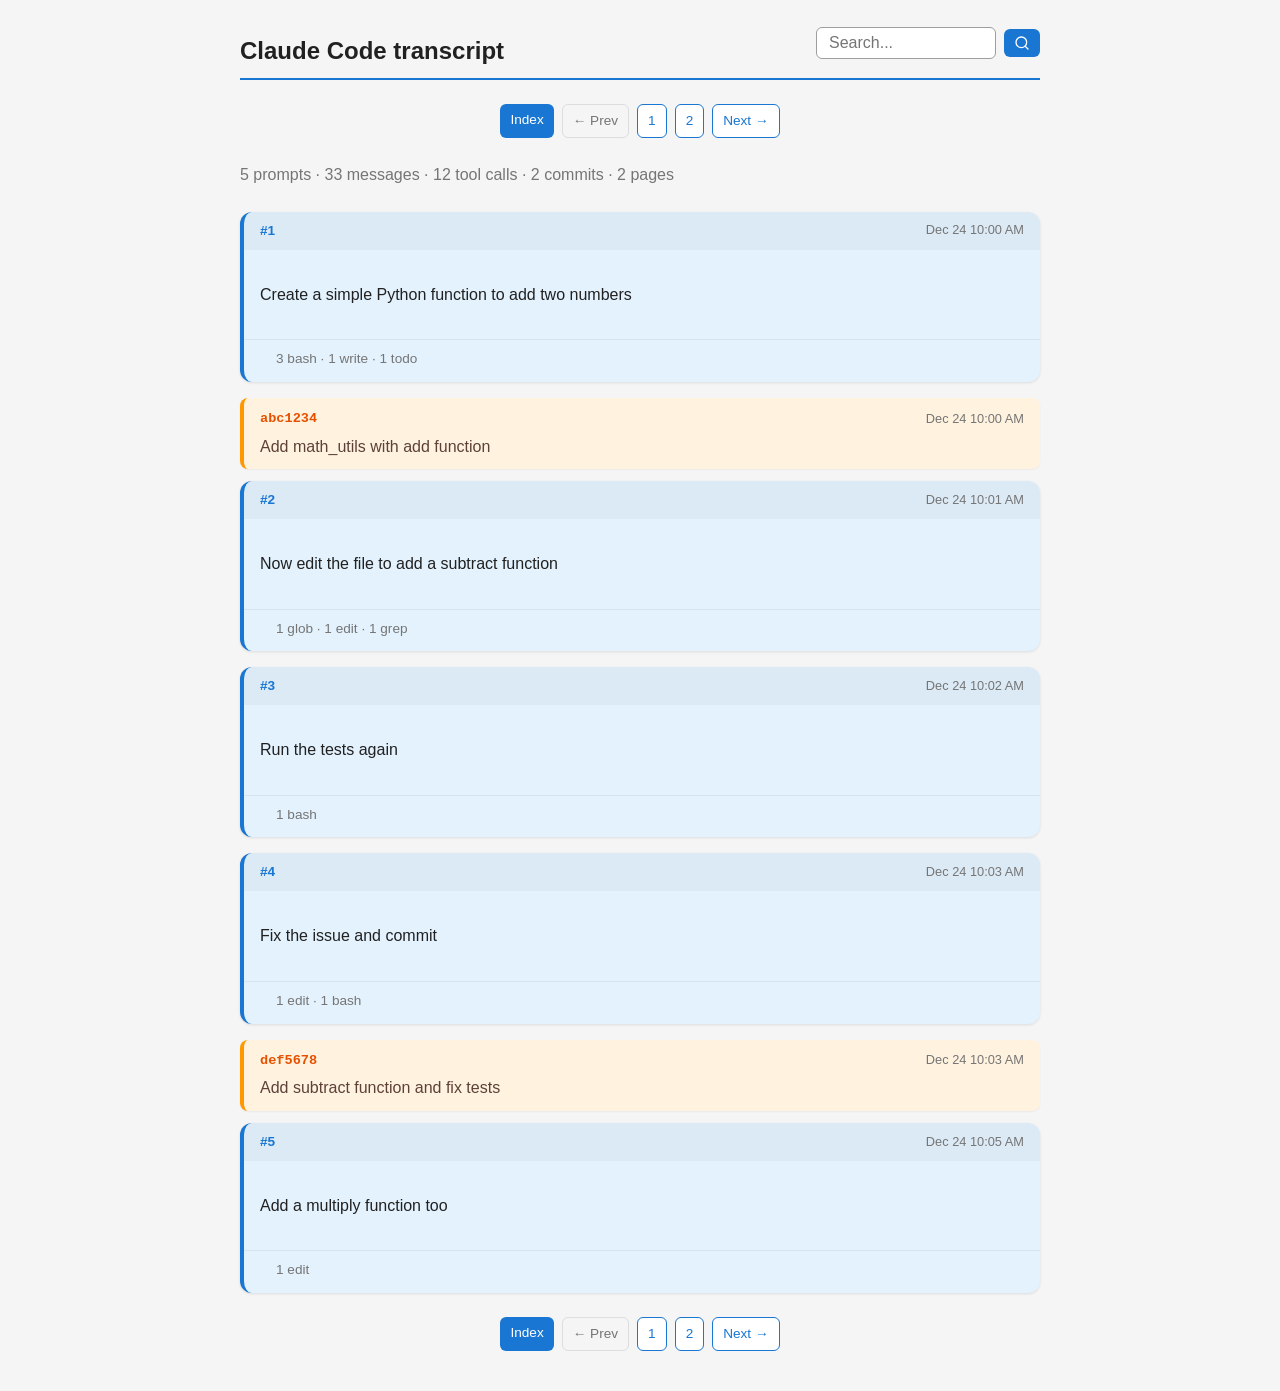
<file: tests/__snapshots__/test_generate_html/TestGenerateHtml.test_generates_index_html.html>
<!DOCTYPE html>
<html lang="en">
<head>
    <meta charset="UTF-8">
    <meta name="viewport" content="width=device-width, initial-scale=1.0">
    <title>Claude Code transcript - Index</title>
    <style>
:root { --bg-color: #f5f5f5; --card-bg: #ffffff; --user-bg: #e3f2fd; --user-border: #1976d2; --assistant-bg: #f5f5f5; --assistant-border: #9e9e9e; --thinking-bg: #fff8e1; --thinking-border: #ffc107; --thinking-text: #666; --tool-bg: #f3e5f5; --tool-border: #9c27b0; --tool-result-bg: #e8f5e9; --tool-error-bg: #ffebee; --text-color: #212121; --text-muted: #757575; --code-bg: #263238; --code-text: #aed581; }
* { box-sizing: border-box; }
body { font-family: -apple-system, BlinkMacSystemFont, 'Segoe UI', Roboto, sans-serif; background: var(--bg-color); color: var(--text-color); margin: 0; padding: 16px; line-height: 1.6; }
.container { max-width: 800px; margin: 0 auto; }
h1 { font-size: 1.5rem; margin-bottom: 24px; padding-bottom: 8px; border-bottom: 2px solid var(--user-border); }
.header-row { display: flex; justify-content: space-between; align-items: center; flex-wrap: wrap; gap: 12px; border-bottom: 2px solid var(--user-border); padding-bottom: 8px; margin-bottom: 24px; }
.header-row h1 { border-bottom: none; padding-bottom: 0; margin-bottom: 0; flex: 1; min-width: 200px; }
.message { margin-bottom: 16px; border-radius: 12px; overflow: hidden; box-shadow: 0 1px 3px rgba(0,0,0,0.1); }
.message.user { background: var(--user-bg); border-left: 4px solid var(--user-border); }
.message.assistant { background: var(--card-bg); border-left: 4px solid var(--assistant-border); }
.message.tool-reply { background: #fff8e1; border-left: 4px solid #ff9800; }
.tool-reply .role-label { color: #e65100; }
.tool-reply .tool-result { background: transparent; padding: 0; margin: 0; }
.tool-reply .tool-result .truncatable.truncated::after { background: linear-gradient(to bottom, transparent, #fff8e1); }
.message-header { display: flex; justify-content: space-between; align-items: center; padding: 8px 16px; background: rgba(0,0,0,0.03); font-size: 0.85rem; }
.role-label { font-weight: 600; text-transform: uppercase; letter-spacing: 0.5px; }
.user .role-label { color: var(--user-border); }
time { color: var(--text-muted); font-size: 0.8rem; }
.timestamp-link { color: inherit; text-decoration: none; }
.timestamp-link:hover { text-decoration: underline; }
.message:target { animation: highlight 2s ease-out; }
@keyframes highlight { 0% { background-color: rgba(25, 118, 210, 0.2); } 100% { background-color: transparent; } }
.message-content { padding: 16px; }
.message-content p { margin: 0 0 12px 0; }
.message-content p:last-child { margin-bottom: 0; }
.thinking { background: var(--thinking-bg); border: 1px solid var(--thinking-border); border-radius: 8px; padding: 12px; margin: 12px 0; font-size: 0.9rem; color: var(--thinking-text); }
.thinking-label { font-size: 0.75rem; font-weight: 600; text-transform: uppercase; color: #f57c00; margin-bottom: 8px; }
.thinking p { margin: 8px 0; }
.assistant-text { margin: 8px 0; }
.tool-use { background: var(--tool-bg); border: 1px solid var(--tool-border); border-radius: 8px; padding: 12px; margin: 12px 0; }
.tool-header { font-weight: 600; color: var(--tool-border); margin-bottom: 8px; display: flex; align-items: center; gap: 8px; }
.tool-icon { font-size: 1.1rem; }
.tool-description { font-size: 0.9rem; color: var(--text-muted); margin-bottom: 8px; font-style: italic; }
.tool-result { background: var(--tool-result-bg); border-radius: 8px; padding: 12px; margin: 12px 0; }
.tool-result.tool-error { background: var(--tool-error-bg); }
.file-tool { border-radius: 8px; padding: 12px; margin: 12px 0; }
.write-tool { background: linear-gradient(135deg, #e3f2fd 0%, #e8f5e9 100%); border: 1px solid #4caf50; }
.edit-tool { background: linear-gradient(135deg, #fff3e0 0%, #fce4ec 100%); border: 1px solid #ff9800; }
.file-tool-header { font-weight: 600; margin-bottom: 4px; display: flex; align-items: center; gap: 8px; font-size: 0.95rem; }
.write-header { color: #2e7d32; }
.edit-header { color: #e65100; }
.file-tool-icon { font-size: 1rem; }
.file-tool-path { font-family: monospace; background: rgba(0,0,0,0.08); padding: 2px 8px; border-radius: 4px; }
.file-tool-fullpath { font-family: monospace; font-size: 0.8rem; color: var(--text-muted); margin-bottom: 8px; word-break: break-all; }
.file-content { margin: 0; }
.edit-section { display: flex; margin: 4px 0; border-radius: 4px; overflow: hidden; }
.edit-label { padding: 8px 12px; font-weight: bold; font-family: monospace; display: flex; align-items: flex-start; }
.edit-old { background: #fce4ec; }
.edit-old .edit-label { color: #b71c1c; background: #f8bbd9; }
.edit-old .edit-content { color: #880e4f; }
.edit-new { background: #e8f5e9; }
.edit-new .edit-label { color: #1b5e20; background: #a5d6a7; }
.edit-new .edit-content { color: #1b5e20; }
.edit-content { margin: 0; flex: 1; background: transparent; font-size: 0.85rem; }
.edit-replace-all { font-size: 0.75rem; font-weight: normal; color: var(--text-muted); }
.write-tool .truncatable.truncated::after { background: linear-gradient(to bottom, transparent, #e6f4ea); }
.edit-tool .truncatable.truncated::after { background: linear-gradient(to bottom, transparent, #fff0e5); }
.todo-list { background: linear-gradient(135deg, #e8f5e9 0%, #f1f8e9 100%); border: 1px solid #81c784; border-radius: 8px; padding: 12px; margin: 12px 0; }
.todo-header { font-weight: 600; color: #2e7d32; margin-bottom: 10px; display: flex; align-items: center; gap: 8px; font-size: 0.95rem; }
.todo-items { list-style: none; margin: 0; padding: 0; }
.todo-item { display: flex; align-items: flex-start; gap: 10px; padding: 6px 0; border-bottom: 1px solid rgba(0,0,0,0.06); font-size: 0.9rem; }
.todo-item:last-child { border-bottom: none; }
.todo-icon { flex-shrink: 0; width: 20px; height: 20px; display: flex; align-items: center; justify-content: center; font-weight: bold; border-radius: 50%; }
.todo-completed .todo-icon { color: #2e7d32; background: rgba(46, 125, 50, 0.15); }
.todo-completed .todo-content { color: #558b2f; text-decoration: line-through; }
.todo-in-progress .todo-icon { color: #f57c00; background: rgba(245, 124, 0, 0.15); }
.todo-in-progress .todo-content { color: #e65100; font-weight: 500; }
.todo-pending .todo-icon { color: #757575; background: rgba(0,0,0,0.05); }
.todo-pending .todo-content { color: #616161; }
pre { background: var(--code-bg); color: var(--code-text); padding: 12px; border-radius: 6px; overflow-x: auto; font-size: 0.85rem; line-height: 1.5; margin: 8px 0; white-space: pre-wrap; word-wrap: break-word; }
pre.json { color: #e0e0e0; }
code { background: rgba(0,0,0,0.08); padding: 2px 6px; border-radius: 4px; font-size: 0.9em; }
pre code { background: none; padding: 0; }
.user-content { margin: 0; }
.truncatable { position: relative; }
.truncatable.truncated .truncatable-content { max-height: 200px; overflow: hidden; }
.truncatable.truncated::after { content: ''; position: absolute; bottom: 32px; left: 0; right: 0; height: 60px; background: linear-gradient(to bottom, transparent, var(--card-bg)); pointer-events: none; }
.message.user .truncatable.truncated::after { background: linear-gradient(to bottom, transparent, var(--user-bg)); }
.message.tool-reply .truncatable.truncated::after { background: linear-gradient(to bottom, transparent, #fff8e1); }
.tool-use .truncatable.truncated::after { background: linear-gradient(to bottom, transparent, var(--tool-bg)); }
.tool-result .truncatable.truncated::after { background: linear-gradient(to bottom, transparent, var(--tool-result-bg)); }
.expand-btn { display: none; width: 100%; padding: 8px 16px; margin-top: 4px; background: rgba(0,0,0,0.05); border: 1px solid rgba(0,0,0,0.1); border-radius: 6px; cursor: pointer; font-size: 0.85rem; color: var(--text-muted); }
.expand-btn:hover { background: rgba(0,0,0,0.1); }
.truncatable.truncated .expand-btn, .truncatable.expanded .expand-btn { display: block; }
.pagination { display: flex; justify-content: center; gap: 8px; margin: 24px 0; flex-wrap: wrap; }
.pagination a, .pagination span { padding: 5px 10px; border-radius: 6px; text-decoration: none; font-size: 0.85rem; }
.pagination a { background: var(--card-bg); color: var(--user-border); border: 1px solid var(--user-border); }
.pagination a:hover { background: var(--user-bg); }
.pagination .current { background: var(--user-border); color: white; }
.pagination .disabled { color: var(--text-muted); border: 1px solid #ddd; }
.pagination .index-link { background: var(--user-border); color: white; }
details.continuation { margin-bottom: 16px; }
details.continuation summary { cursor: pointer; padding: 12px 16px; background: var(--user-bg); border-left: 4px solid var(--user-border); border-radius: 12px; font-weight: 500; color: var(--text-muted); }
details.continuation summary:hover { background: rgba(25, 118, 210, 0.15); }
details.continuation[open] summary { border-radius: 12px 12px 0 0; margin-bottom: 0; }
.index-item { margin-bottom: 16px; border-radius: 12px; overflow: hidden; box-shadow: 0 1px 3px rgba(0,0,0,0.1); background: var(--user-bg); border-left: 4px solid var(--user-border); }
.index-item a { display: block; text-decoration: none; color: inherit; }
.index-item a:hover { background: rgba(25, 118, 210, 0.1); }
.index-item-header { display: flex; justify-content: space-between; align-items: center; padding: 8px 16px; background: rgba(0,0,0,0.03); font-size: 0.85rem; }
.index-item-number { font-weight: 600; color: var(--user-border); }
.index-item-content { padding: 16px; }
.index-item-stats { padding: 8px 16px 12px 32px; font-size: 0.85rem; color: var(--text-muted); border-top: 1px solid rgba(0,0,0,0.06); }
.index-item-commit { margin-top: 6px; padding: 4px 8px; background: #fff3e0; border-radius: 4px; font-size: 0.85rem; color: #e65100; }
.index-item-commit code { background: rgba(0,0,0,0.08); padding: 1px 4px; border-radius: 3px; font-size: 0.8rem; margin-right: 6px; }
.commit-card { margin: 8px 0; padding: 10px 14px; background: #fff3e0; border-left: 4px solid #ff9800; border-radius: 6px; }
.commit-card a { text-decoration: none; color: #5d4037; display: block; }
.commit-card a:hover { color: #e65100; }
.commit-card-hash { font-family: monospace; color: #e65100; font-weight: 600; margin-right: 8px; }
.index-commit { margin-bottom: 12px; padding: 10px 16px; background: #fff3e0; border-left: 4px solid #ff9800; border-radius: 8px; box-shadow: 0 1px 2px rgba(0,0,0,0.05); }
.index-commit a { display: block; text-decoration: none; color: inherit; }
.index-commit a:hover { background: rgba(255, 152, 0, 0.1); margin: -10px -16px; padding: 10px 16px; border-radius: 8px; }
.index-commit-header { display: flex; justify-content: space-between; align-items: center; font-size: 0.85rem; margin-bottom: 4px; }
.index-commit-hash { font-family: monospace; color: #e65100; font-weight: 600; }
.index-commit-msg { color: #5d4037; }
.index-item-long-text { margin-top: 8px; padding: 12px; background: var(--card-bg); border-radius: 8px; border-left: 3px solid var(--assistant-border); }
.index-item-long-text .truncatable.truncated::after { background: linear-gradient(to bottom, transparent, var(--card-bg)); }
.index-item-long-text-content { color: var(--text-color); }
#search-box { display: none; align-items: center; gap: 8px; }
#search-box input { padding: 6px 12px; border: 1px solid var(--assistant-border); border-radius: 6px; font-size: 16px; width: 180px; }
#search-box button, #modal-search-btn, #modal-close-btn { background: var(--user-border); color: white; border: none; border-radius: 6px; padding: 6px 10px; cursor: pointer; display: flex; align-items: center; justify-content: center; }
#search-box button:hover, #modal-search-btn:hover { background: #1565c0; }
#modal-close-btn { background: var(--text-muted); margin-left: 8px; }
#modal-close-btn:hover { background: #616161; }
#search-modal[open] { border: none; border-radius: 12px; box-shadow: 0 4px 24px rgba(0,0,0,0.2); padding: 0; width: 90vw; max-width: 900px; height: 80vh; max-height: 80vh; display: flex; flex-direction: column; }
#search-modal::backdrop { background: rgba(0,0,0,0.5); }
.search-modal-header { display: flex; align-items: center; gap: 8px; padding: 16px; border-bottom: 1px solid var(--assistant-border); background: var(--bg-color); border-radius: 12px 12px 0 0; }
.search-modal-header input { flex: 1; padding: 8px 12px; border: 1px solid var(--assistant-border); border-radius: 6px; font-size: 16px; }
#search-status { padding: 8px 16px; font-size: 0.85rem; color: var(--text-muted); border-bottom: 1px solid rgba(0,0,0,0.06); }
#search-results { flex: 1; overflow-y: auto; padding: 16px; }
.search-result { margin-bottom: 16px; border-radius: 8px; overflow: hidden; box-shadow: 0 1px 3px rgba(0,0,0,0.1); }
.search-result a { display: block; text-decoration: none; color: inherit; }
.search-result a:hover { background: rgba(25, 118, 210, 0.05); }
.search-result-page { padding: 6px 12px; background: rgba(0,0,0,0.03); font-size: 0.8rem; color: var(--text-muted); border-bottom: 1px solid rgba(0,0,0,0.06); }
.search-result-content { padding: 12px; }
.search-result mark { background: #fff59d; padding: 1px 2px; border-radius: 2px; }
#global-search-box { display: none; align-items: center; gap: 8px; }
#global-search-box input { padding: 6px 12px; border: 1px solid var(--assistant-border); border-radius: 6px; font-size: 16px; width: 180px; }
#global-search-box button { background: var(--user-border); color: white; border: none; border-radius: 6px; padding: 6px 10px; cursor: pointer; display: flex; align-items: center; justify-content: center; }
#global-search-box button:hover { background: #1565c0; }
#global-search-modal[open] { border: none; border-radius: 12px; box-shadow: 0 4px 24px rgba(0,0,0,0.2); padding: 0; width: 90vw; max-width: 900px; height: 80vh; max-height: 80vh; display: flex; flex-direction: column; }
#global-search-modal::backdrop { background: rgba(0,0,0,0.5); }
#global-search-status { padding: 8px 16px; font-size: 0.85rem; color: var(--text-muted); border-bottom: 1px solid rgba(0,0,0,0.06); }
#global-search-results { flex: 1; overflow-y: auto; padding: 16px; }
.search-result-meta { display: flex; align-items: center; gap: 8px; padding: 6px 12px; background: rgba(0,0,0,0.03); font-size: 0.8rem; color: var(--text-muted); border-bottom: 1px solid rgba(0,0,0,0.06); flex-wrap: wrap; }
.search-result-project { font-weight: 600; color: var(--user-border); }
.search-result-type { background: var(--assistant-border); padding: 2px 6px; border-radius: 4px; font-size: 0.75rem; }
.search-result-snippet { padding: 12px; font-size: 0.9rem; line-height: 1.5; }
.search-more { padding: 12px; text-align: center; color: var(--text-muted); font-style: italic; }
@media (max-width: 600px) { body { padding: 8px; } .message, .index-item { border-radius: 8px; } .message-content, .index-item-content { padding: 12px; } pre { font-size: 0.8rem; padding: 8px; } #search-box input, #global-search-box input { width: 100%; min-width: 100px; } .header-row { flex-direction: column; align-items: stretch; } .header-row h1 { text-align: center; } #global-search-box { width: 100%; justify-content: center; } #search-modal[open], #global-search-modal[open] { width: 95vw; height: 90vh; } .search-modal-header { flex-wrap: wrap; } .search-modal-header input { min-width: 150px; } .search-result-meta { font-size: 0.75rem; } .search-result-snippet { font-size: 0.85rem; padding: 8px; } }
</style>
</head>
<body>
    <div class="container">
        <div class="header-row">
            <h1>Claude Code transcript</h1>
            <div id="search-box">
                <input type="text" id="search-input" placeholder="Search..." aria-label="Search transcripts">
                <button id="search-btn" type="button" aria-label="Search">
                    <svg xmlns="http://www.w3.org/2000/svg" width="16" height="16" viewBox="0 0 24 24" fill="none" stroke="currentColor" stroke-width="2" stroke-linecap="round" stroke-linejoin="round"><circle cx="11" cy="11" r="8"></circle><path d="m21 21-4.35-4.35"></path></svg>
                </button>
            </div>
        </div>
        

<div class="pagination">
<span class="current">Index</span>
<span class="disabled">&larr; Prev</span>
<a href="page-001.html">1</a>
<a href="page-002.html">2</a>
<a href="page-001.html">Next &rarr;</a>
</div>

        <p style="color: var(--text-muted); margin-bottom: 24px;">5 prompts · 33 messages · 12 tool calls · 2 commits · 2 pages</p>
        
<div class="index-item"><a href="page-001.html#msg-2025-12-24T10-00-00-000Z"><div class="index-item-header"><span class="index-item-number">#1</span><time datetime="2025-12-24T10:00:00.000Z" data-timestamp="2025-12-24T10:00:00.000Z">2025-12-24T10:00:00.000Z</time></div><div class="index-item-content"><p>Create a simple Python function to add two numbers</p></div></a><div class="index-item-stats"><span>3 bash · 1 write · 1 todo</span>
</div></div><div class="index-commit"><a href="https://github.com/example/project/commit/abc1234"><div class="index-commit-header"><span class="index-commit-hash">abc1234</span><time datetime="2025-12-24T10:00:40.000Z" data-timestamp="2025-12-24T10:00:40.000Z">2025-12-24T10:00:40.000Z</time></div><div class="index-commit-msg">Add math_utils with add function</div></a></div>
<div class="index-item"><a href="page-001.html#msg-2025-12-24T10-01-00-000Z"><div class="index-item-header"><span class="index-item-number">#2</span><time datetime="2025-12-24T10:01:00.000Z" data-timestamp="2025-12-24T10:01:00.000Z">2025-12-24T10:01:00.000Z</time></div><div class="index-item-content"><p>Now edit the file to add a subtract function</p></div></a><div class="index-item-stats"><span>1 glob · 1 edit · 1 grep</span>
</div></div>
<div class="index-item"><a href="page-001.html#msg-2025-12-24T10-02-00-000Z"><div class="index-item-header"><span class="index-item-number">#3</span><time datetime="2025-12-24T10:02:00.000Z" data-timestamp="2025-12-24T10:02:00.000Z">2025-12-24T10:02:00.000Z</time></div><div class="index-item-content"><p>Run the tests again</p></div></a><div class="index-item-stats"><span>1 bash</span>
</div></div>
<div class="index-item"><a href="page-001.html#msg-2025-12-24T10-03-00-000Z"><div class="index-item-header"><span class="index-item-number">#4</span><time datetime="2025-12-24T10:03:00.000Z" data-timestamp="2025-12-24T10:03:00.000Z">2025-12-24T10:03:00.000Z</time></div><div class="index-item-content"><p>Fix the issue and commit</p></div></a><div class="index-item-stats"><span>1 edit · 1 bash</span>
</div></div><div class="index-commit"><a href="https://github.com/example/project/commit/def5678"><div class="index-commit-header"><span class="index-commit-hash">def5678</span><time datetime="2025-12-24T10:03:20.000Z" data-timestamp="2025-12-24T10:03:20.000Z">2025-12-24T10:03:20.000Z</time></div><div class="index-commit-msg">Add subtract function and fix tests</div></a></div>
<div class="index-item"><a href="page-002.html#msg-2025-12-24T10-05-00-000Z"><div class="index-item-header"><span class="index-item-number">#5</span><time datetime="2025-12-24T10:05:00.000Z" data-timestamp="2025-12-24T10:05:00.000Z">2025-12-24T10:05:00.000Z</time></div><div class="index-item-content"><p>Add a multiply function too</p></div></a><div class="index-item-stats"><span>1 edit</span>
</div></div>
        

<div class="pagination">
<span class="current">Index</span>
<span class="disabled">&larr; Prev</span>
<a href="page-001.html">1</a>
<a href="page-002.html">2</a>
<a href="page-001.html">Next &rarr;</a>
</div>


        <dialog id="search-modal">
            <div class="search-modal-header">
                <input type="text" id="modal-search-input" placeholder="Search..." aria-label="Search transcripts">
                <button id="modal-search-btn" type="button" aria-label="Search">
                    <svg xmlns="http://www.w3.org/2000/svg" width="16" height="16" viewBox="0 0 24 24" fill="none" stroke="currentColor" stroke-width="2" stroke-linecap="round" stroke-linejoin="round"><circle cx="11" cy="11" r="8"></circle><path d="m21 21-4.35-4.35"></path></svg>
                </button>
                <button id="modal-close-btn" type="button" aria-label="Close">
                    <svg xmlns="http://www.w3.org/2000/svg" width="20" height="20" viewBox="0 0 24 24" fill="none" stroke="currentColor" stroke-width="2" stroke-linecap="round" stroke-linejoin="round"><path d="M18 6 6 18"></path><path d="m6 6 12 12"></path></svg>
                </button>
            </div>
            <div id="search-status"></div>
            <div id="search-results"></div>
        </dialog>
        <script>
(function() {
    var totalPages = 2;
    var searchBox = document.getElementById('search-box');
    var searchInput = document.getElementById('search-input');
    var searchBtn = document.getElementById('search-btn');
    var modal = document.getElementById('search-modal');
    var modalInput = document.getElementById('modal-search-input');
    var modalSearchBtn = document.getElementById('modal-search-btn');
    var modalCloseBtn = document.getElementById('modal-close-btn');
    var searchStatus = document.getElementById('search-status');
    var searchResults = document.getElementById('search-results');

    if (!searchBox || !modal) return;

    // Hide search on file:// protocol (doesn't work due to CORS restrictions)
    if (window.location.protocol === 'file:') return;

    // Show search box (progressive enhancement)
    searchBox.style.display = 'flex';

    // Gist preview support - detect if we're on gisthost.github.io or gistpreview.github.io
    var hostname = window.location.hostname;
    var isGistPreview = hostname === 'gisthost.github.io' || hostname === 'gistpreview.github.io';
    var gistId = null;
    var gistOwner = null;
    var gistInfoLoaded = false;

    if (isGistPreview) {
        // Extract gist ID from URL query string like ?78a436a8a9e7a2e603738b8193b95410/index.html
        var queryMatch = window.location.search.match(/^\?([a-f0-9]+)/i);
        if (queryMatch) {
            gistId = queryMatch[1];
        }
    }

    async function loadGistInfo() {
        if (!isGistPreview || !gistId || gistInfoLoaded) return;
        try {
            var response = await fetch('https://api.github.com/gists/' + gistId);
            if (response.ok) {
                var info = await response.json();
                gistOwner = info.owner.login;
                gistInfoLoaded = true;
            }
        } catch (e) {
            console.error('Failed to load gist info:', e);
        }
    }

    function getPageFetchUrl(pageFile) {
        if (isGistPreview && gistOwner && gistId) {
            // Use raw gist URL for fetching content
            return 'https://gist.githubusercontent.com/' + gistOwner + '/' + gistId + '/raw/' + pageFile;
        }
        return pageFile;
    }

    function getPageLinkUrl(pageFile) {
        if (isGistPreview && gistId) {
            // Use gistpreview URL format for navigation links
            return '?' + gistId + '/' + pageFile;
        }
        return pageFile;
    }

    function escapeHtml(text) {
        var div = document.createElement('div');
        div.textContent = text;
        return div.innerHTML;
    }

    function escapeRegex(string) {
        return string.replace(/[.*+?^${}()|[\]\\]/g, '\\$&');
    }

    function openModal(query) {
        modalInput.value = query || '';
        searchResults.innerHTML = '';
        searchStatus.textContent = '';
        modal.showModal();
        modalInput.focus();
        if (query) {
            performSearch(query);
        }
    }

    function closeModal() {
        modal.close();
        // Update URL to remove search fragment, preserving path and query string
        if (window.location.hash.startsWith('#search=')) {
            history.replaceState(null, '', window.location.pathname + window.location.search);
        }
    }

    function updateUrlHash(query) {
        if (query) {
            // Preserve path and query string when adding hash
            history.replaceState(null, '', window.location.pathname + window.location.search + '#search=' + encodeURIComponent(query));
        }
    }

    function highlightTextNodes(element, searchTerm) {
        var walker = document.createTreeWalker(element, NodeFilter.SHOW_TEXT, null, false);
        var nodesToReplace = [];

        while (walker.nextNode()) {
            var node = walker.currentNode;
            if (node.nodeValue.toLowerCase().indexOf(searchTerm.toLowerCase()) !== -1) {
                nodesToReplace.push(node);
            }
        }

        nodesToReplace.forEach(function(node) {
            var text = node.nodeValue;
            var regex = new RegExp('(' + escapeRegex(searchTerm) + ')', 'gi');
            var parts = text.split(regex);
            if (parts.length > 1) {
                var span = document.createElement('span');
                parts.forEach(function(part) {
                    if (part.toLowerCase() === searchTerm.toLowerCase()) {
                        var mark = document.createElement('mark');
                        mark.textContent = part;
                        span.appendChild(mark);
                    } else {
                        span.appendChild(document.createTextNode(part));
                    }
                });
                node.parentNode.replaceChild(span, node);
            }
        });
    }

    function fixInternalLinks(element, pageFile) {
        // Update all internal anchor links to include the page file
        var links = element.querySelectorAll('a[href^="#"]');
        links.forEach(function(link) {
            var href = link.getAttribute('href');
            link.setAttribute('href', pageFile + href);
        });
    }

    function processPage(pageFile, html, query) {
        var parser = new DOMParser();
        var doc = parser.parseFromString(html, 'text/html');
        var resultsFromPage = 0;

        // Find all message blocks
        var messages = doc.querySelectorAll('.message');
        messages.forEach(function(msg) {
            var text = msg.textContent || '';
            if (text.toLowerCase().indexOf(query.toLowerCase()) !== -1) {
                resultsFromPage++;

                // Get the message ID for linking
                var msgId = msg.id || '';
                var pageLinkUrl = getPageLinkUrl(pageFile);
                var link = pageLinkUrl + (msgId ? '#' + msgId : '');

                // Clone the message HTML and highlight matches
                var clone = msg.cloneNode(true);
                // Fix internal links to include the page file
                fixInternalLinks(clone, pageLinkUrl);
                highlightTextNodes(clone, query);

                var resultDiv = document.createElement('div');
                resultDiv.className = 'search-result';
                resultDiv.innerHTML = '<a href="' + link + '">' +
                    '<div class="search-result-page">' + escapeHtml(pageFile) + '</div>' +
                    '<div class="search-result-content">' + clone.innerHTML + '</div>' +
                    '</a>';
                searchResults.appendChild(resultDiv);
            }
        });

        return resultsFromPage;
    }

    async function performSearch(query) {
        if (!query.trim()) {
            searchStatus.textContent = 'Enter a search term';
            return;
        }

        updateUrlHash(query);
        searchResults.innerHTML = '';
        searchStatus.textContent = 'Searching...';

        // Load gist info if on gistpreview (needed for constructing URLs)
        if (isGistPreview && !gistInfoLoaded) {
            searchStatus.textContent = 'Loading gist info...';
            await loadGistInfo();
            if (!gistOwner) {
                searchStatus.textContent = 'Failed to load gist info. Search unavailable.';
                return;
            }
        }

        var resultsFound = 0;
        var pagesSearched = 0;

        // Build list of pages to fetch
        var pagesToFetch = [];
        for (var i = 1; i <= totalPages; i++) {
            pagesToFetch.push('page-' + String(i).padStart(3, '0') + '.html');
        }

        searchStatus.textContent = 'Searching...';

        // Process pages in batches of 3, but show results immediately as each completes
        var batchSize = 3;
        for (var i = 0; i < pagesToFetch.length; i += batchSize) {
            var batch = pagesToFetch.slice(i, i + batchSize);

            // Create promises that process results immediately when each fetch completes
            var promises = batch.map(function(pageFile) {
                return fetch(getPageFetchUrl(pageFile))
                    .then(function(response) {
                        if (!response.ok) throw new Error('Failed to fetch');
                        return response.text();
                    })
                    .then(function(html) {
                        // Process and display results immediately
                        var count = processPage(pageFile, html, query);
                        resultsFound += count;
                        pagesSearched++;
                        searchStatus.textContent = 'Found ' + resultsFound + ' result(s) in ' + pagesSearched + '/' + totalPages + ' pages...';
                    })
                    .catch(function() {
                        pagesSearched++;
                        searchStatus.textContent = 'Found ' + resultsFound + ' result(s) in ' + pagesSearched + '/' + totalPages + ' pages...';
                    });
            });

            // Wait for this batch to complete before starting the next
            await Promise.all(promises);
        }

        searchStatus.textContent = 'Found ' + resultsFound + ' result(s) in ' + totalPages + ' pages';
    }

    // Event listeners
    searchBtn.addEventListener('click', function() {
        openModal(searchInput.value);
    });

    searchInput.addEventListener('keydown', function(e) {
        if (e.key === 'Enter') {
            openModal(searchInput.value);
        }
    });

    modalSearchBtn.addEventListener('click', function() {
        performSearch(modalInput.value);
    });

    modalInput.addEventListener('keydown', function(e) {
        if (e.key === 'Enter') {
            performSearch(modalInput.value);
        }
    });

    modalCloseBtn.addEventListener('click', closeModal);

    modal.addEventListener('click', function(e) {
        if (e.target === modal) {
            closeModal();
        }
    });

    // Check for #search= in URL on page load
    if (window.location.hash.startsWith('#search=')) {
        var query = decodeURIComponent(window.location.hash.substring(8));
        if (query) {
            searchInput.value = query;
            openModal(query);
        }
    }
})();
        </script>
    </div>
    <script>
document.querySelectorAll('time[data-timestamp]').forEach(function(el) {
    const timestamp = el.getAttribute('data-timestamp');
    const date = new Date(timestamp);
    const now = new Date();
    const isToday = date.toDateString() === now.toDateString();
    const timeStr = date.toLocaleTimeString(undefined, { hour: '2-digit', minute: '2-digit' });
    if (isToday) { el.textContent = timeStr; }
    else { el.textContent = date.toLocaleDateString(undefined, { month: 'short', day: 'numeric' }) + ' ' + timeStr; }
});
document.querySelectorAll('pre.json').forEach(function(el) {
    let text = el.textContent;
    text = text.replace(/"([^"]+)":/g, '<span style="color: #ce93d8">"$1"</span>:');
    text = text.replace(/: "([^"]*)"/g, ': <span style="color: #81d4fa">"$1"</span>');
    text = text.replace(/: (\d+)/g, ': <span style="color: #ffcc80">$1</span>');
    text = text.replace(/: (true|false|null)/g, ': <span style="color: #f48fb1">$1</span>');
    el.innerHTML = text;
});
document.querySelectorAll('.truncatable').forEach(function(wrapper) {
    const content = wrapper.querySelector('.truncatable-content');
    const btn = wrapper.querySelector('.expand-btn');
    if (content.scrollHeight > 250) {
        wrapper.classList.add('truncated');
        btn.addEventListener('click', function() {
            if (wrapper.classList.contains('truncated')) { wrapper.classList.remove('truncated'); wrapper.classList.add('expanded'); btn.textContent = 'Show less'; }
            else { wrapper.classList.remove('expanded'); wrapper.classList.add('truncated'); btn.textContent = 'Show more'; }
        });
    }
});
</script>
</body>
</html>
</file>
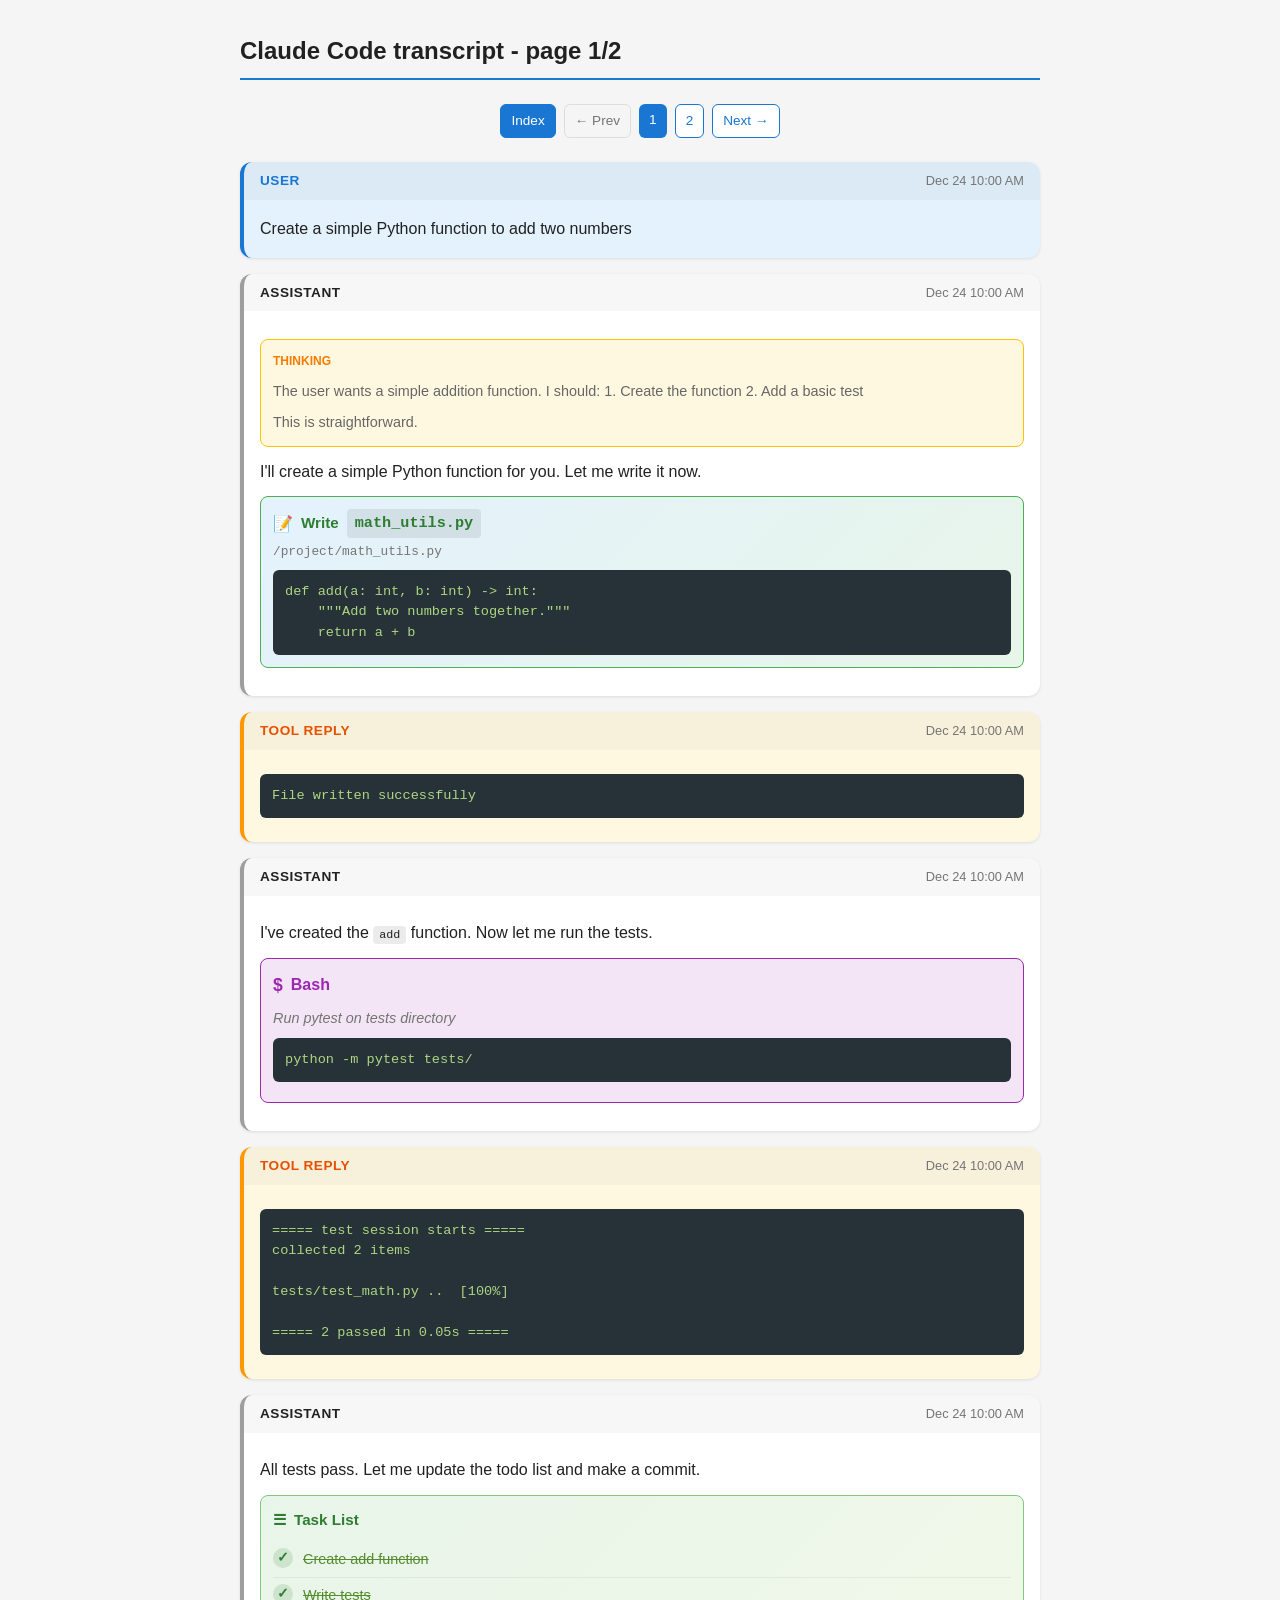
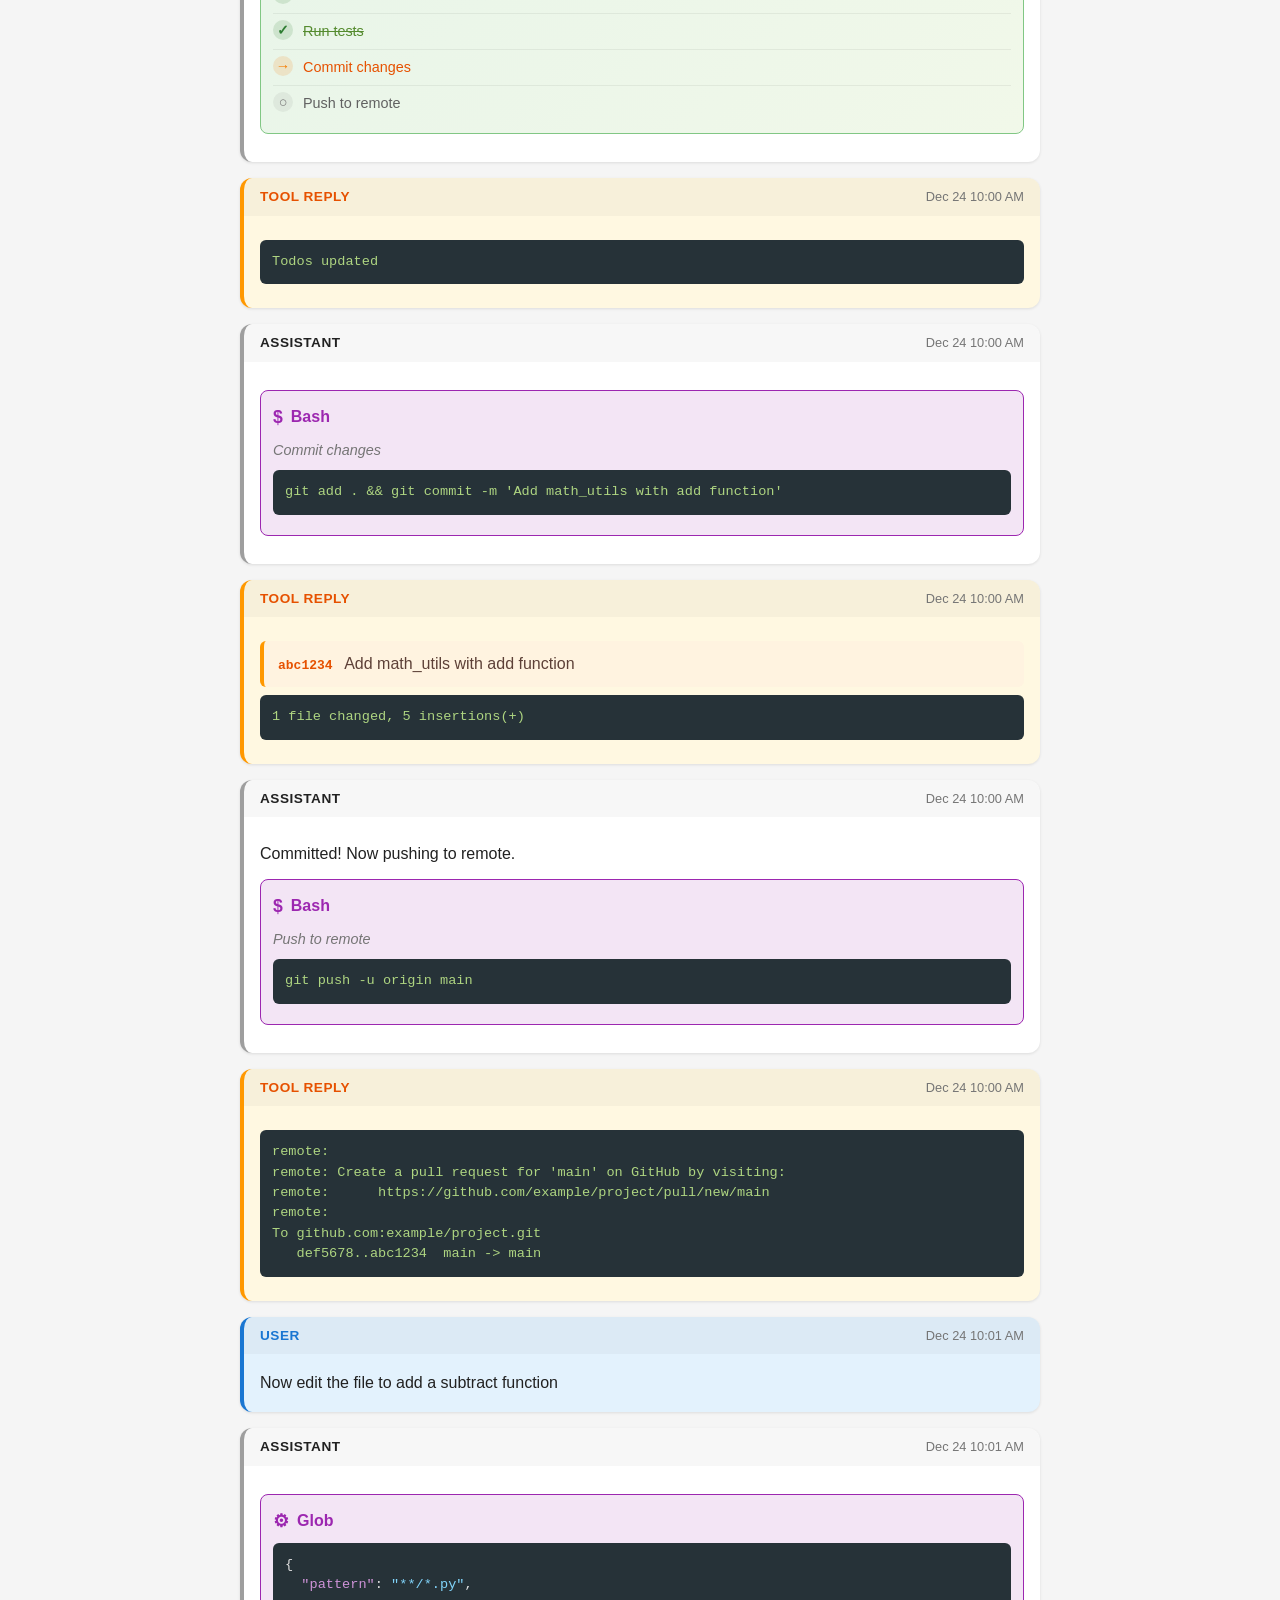
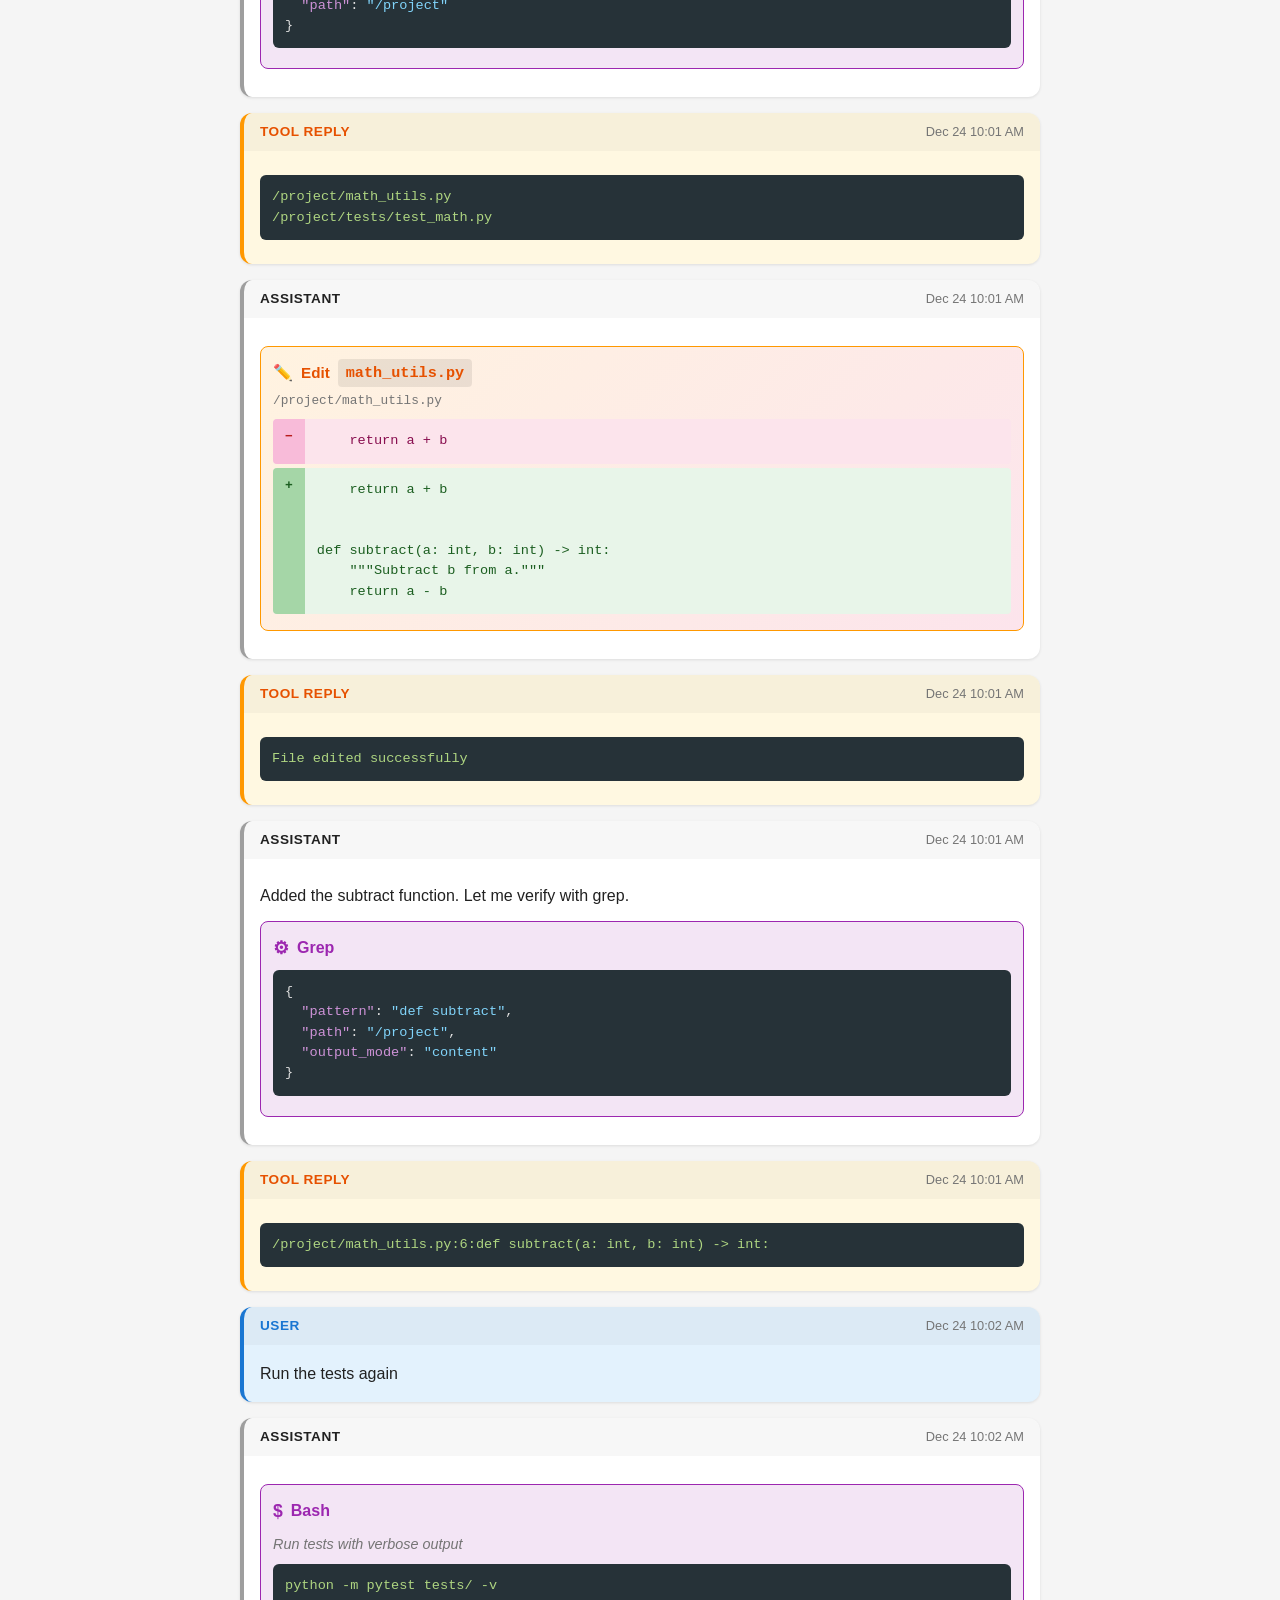
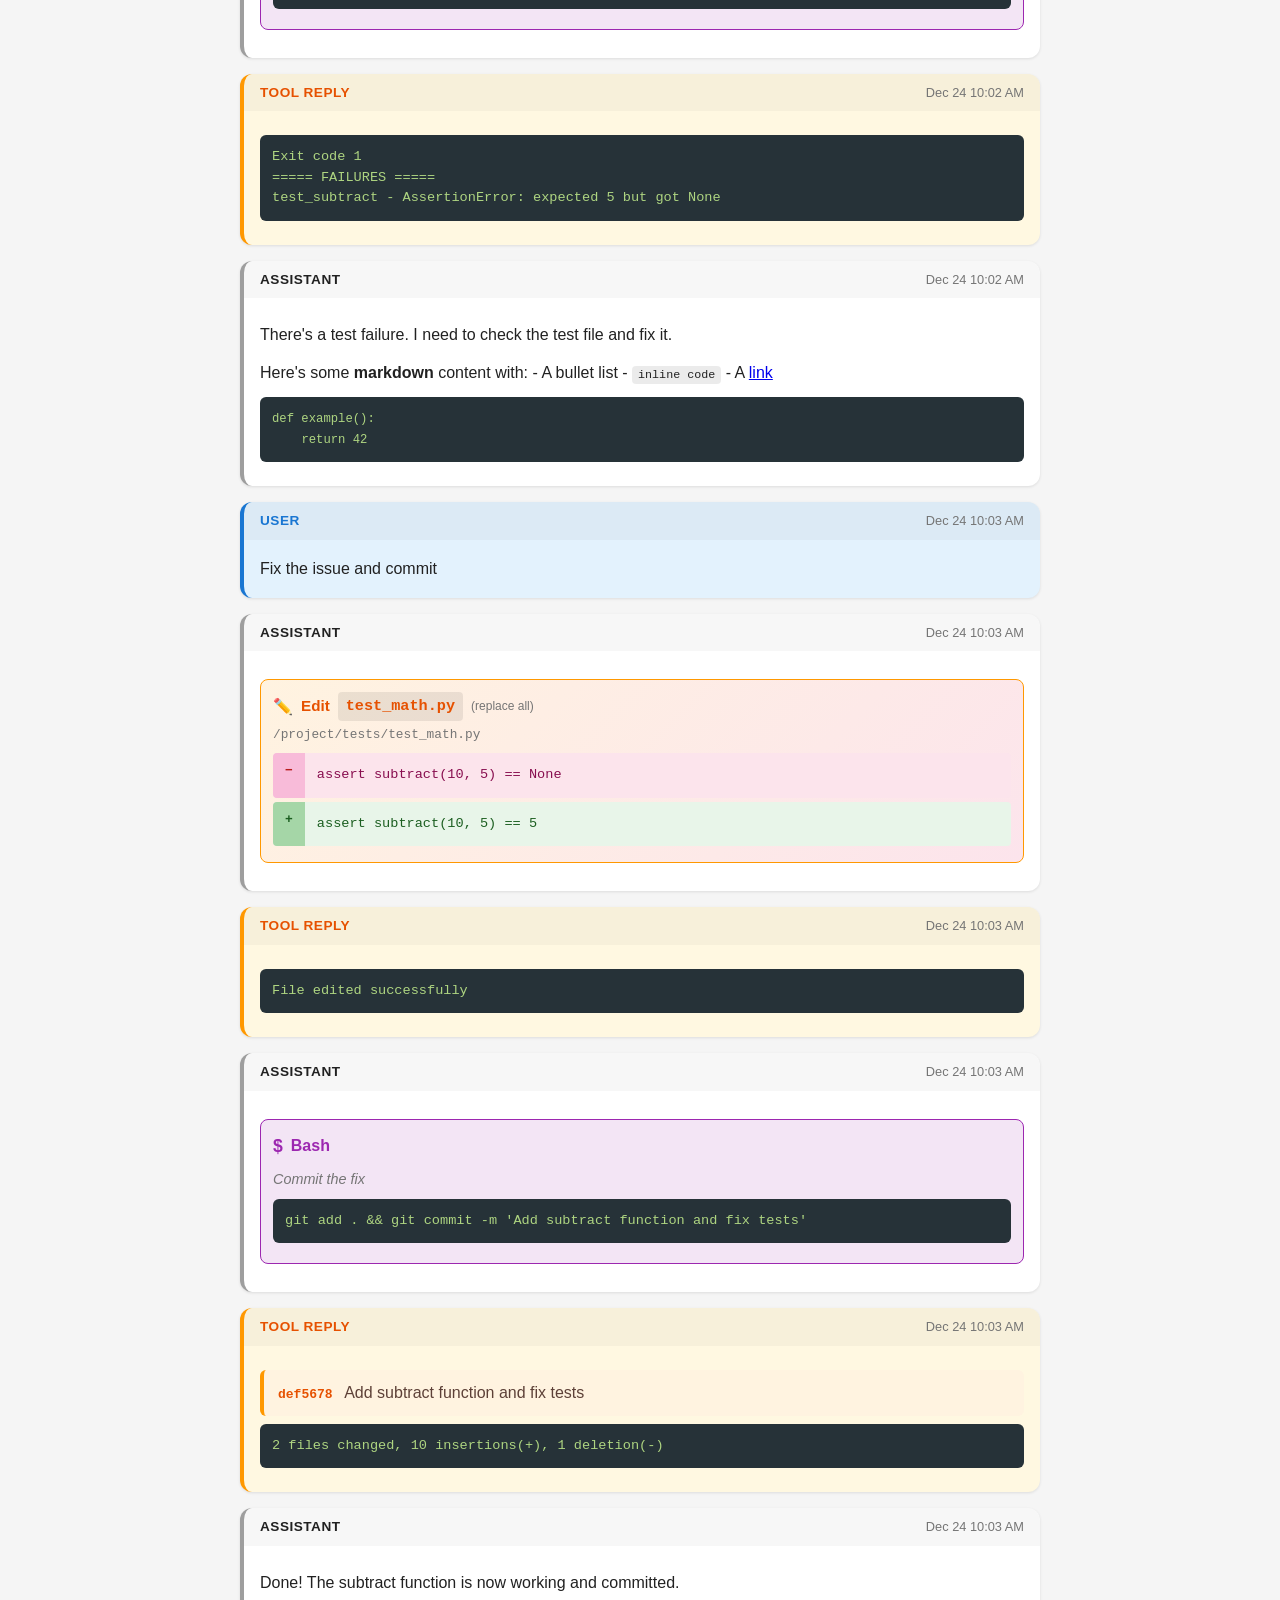
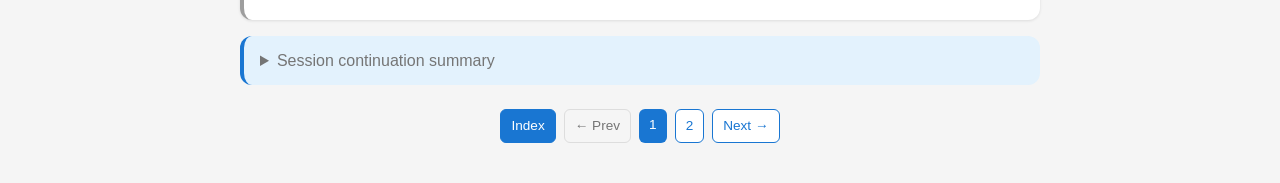
<file: tests/__snapshots__/test_generate_html/TestGenerateHtml.test_generates_page_001_html.html>
<!DOCTYPE html>
<html lang="en">
<head>
    <meta charset="UTF-8">
    <meta name="viewport" content="width=device-width, initial-scale=1.0">
    <title>Claude Code transcript - page 1</title>
    <style>
:root { --bg-color: #f5f5f5; --card-bg: #ffffff; --user-bg: #e3f2fd; --user-border: #1976d2; --assistant-bg: #f5f5f5; --assistant-border: #9e9e9e; --thinking-bg: #fff8e1; --thinking-border: #ffc107; --thinking-text: #666; --tool-bg: #f3e5f5; --tool-border: #9c27b0; --tool-result-bg: #e8f5e9; --tool-error-bg: #ffebee; --text-color: #212121; --text-muted: #757575; --code-bg: #263238; --code-text: #aed581; }
* { box-sizing: border-box; }
body { font-family: -apple-system, BlinkMacSystemFont, 'Segoe UI', Roboto, sans-serif; background: var(--bg-color); color: var(--text-color); margin: 0; padding: 16px; line-height: 1.6; }
.container { max-width: 800px; margin: 0 auto; }
h1 { font-size: 1.5rem; margin-bottom: 24px; padding-bottom: 8px; border-bottom: 2px solid var(--user-border); }
.header-row { display: flex; justify-content: space-between; align-items: center; flex-wrap: wrap; gap: 12px; border-bottom: 2px solid var(--user-border); padding-bottom: 8px; margin-bottom: 24px; }
.header-row h1 { border-bottom: none; padding-bottom: 0; margin-bottom: 0; flex: 1; min-width: 200px; }
.message { margin-bottom: 16px; border-radius: 12px; overflow: hidden; box-shadow: 0 1px 3px rgba(0,0,0,0.1); }
.message.user { background: var(--user-bg); border-left: 4px solid var(--user-border); }
.message.assistant { background: var(--card-bg); border-left: 4px solid var(--assistant-border); }
.message.tool-reply { background: #fff8e1; border-left: 4px solid #ff9800; }
.tool-reply .role-label { color: #e65100; }
.tool-reply .tool-result { background: transparent; padding: 0; margin: 0; }
.tool-reply .tool-result .truncatable.truncated::after { background: linear-gradient(to bottom, transparent, #fff8e1); }
.message-header { display: flex; justify-content: space-between; align-items: center; padding: 8px 16px; background: rgba(0,0,0,0.03); font-size: 0.85rem; }
.role-label { font-weight: 600; text-transform: uppercase; letter-spacing: 0.5px; }
.user .role-label { color: var(--user-border); }
time { color: var(--text-muted); font-size: 0.8rem; }
.timestamp-link { color: inherit; text-decoration: none; }
.timestamp-link:hover { text-decoration: underline; }
.message:target { animation: highlight 2s ease-out; }
@keyframes highlight { 0% { background-color: rgba(25, 118, 210, 0.2); } 100% { background-color: transparent; } }
.message-content { padding: 16px; }
.message-content p { margin: 0 0 12px 0; }
.message-content p:last-child { margin-bottom: 0; }
.thinking { background: var(--thinking-bg); border: 1px solid var(--thinking-border); border-radius: 8px; padding: 12px; margin: 12px 0; font-size: 0.9rem; color: var(--thinking-text); }
.thinking-label { font-size: 0.75rem; font-weight: 600; text-transform: uppercase; color: #f57c00; margin-bottom: 8px; }
.thinking p { margin: 8px 0; }
.assistant-text { margin: 8px 0; }
.tool-use { background: var(--tool-bg); border: 1px solid var(--tool-border); border-radius: 8px; padding: 12px; margin: 12px 0; }
.tool-header { font-weight: 600; color: var(--tool-border); margin-bottom: 8px; display: flex; align-items: center; gap: 8px; }
.tool-icon { font-size: 1.1rem; }
.tool-description { font-size: 0.9rem; color: var(--text-muted); margin-bottom: 8px; font-style: italic; }
.tool-result { background: var(--tool-result-bg); border-radius: 8px; padding: 12px; margin: 12px 0; }
.tool-result.tool-error { background: var(--tool-error-bg); }
.file-tool { border-radius: 8px; padding: 12px; margin: 12px 0; }
.write-tool { background: linear-gradient(135deg, #e3f2fd 0%, #e8f5e9 100%); border: 1px solid #4caf50; }
.edit-tool { background: linear-gradient(135deg, #fff3e0 0%, #fce4ec 100%); border: 1px solid #ff9800; }
.file-tool-header { font-weight: 600; margin-bottom: 4px; display: flex; align-items: center; gap: 8px; font-size: 0.95rem; }
.write-header { color: #2e7d32; }
.edit-header { color: #e65100; }
.file-tool-icon { font-size: 1rem; }
.file-tool-path { font-family: monospace; background: rgba(0,0,0,0.08); padding: 2px 8px; border-radius: 4px; }
.file-tool-fullpath { font-family: monospace; font-size: 0.8rem; color: var(--text-muted); margin-bottom: 8px; word-break: break-all; }
.file-content { margin: 0; }
.edit-section { display: flex; margin: 4px 0; border-radius: 4px; overflow: hidden; }
.edit-label { padding: 8px 12px; font-weight: bold; font-family: monospace; display: flex; align-items: flex-start; }
.edit-old { background: #fce4ec; }
.edit-old .edit-label { color: #b71c1c; background: #f8bbd9; }
.edit-old .edit-content { color: #880e4f; }
.edit-new { background: #e8f5e9; }
.edit-new .edit-label { color: #1b5e20; background: #a5d6a7; }
.edit-new .edit-content { color: #1b5e20; }
.edit-content { margin: 0; flex: 1; background: transparent; font-size: 0.85rem; }
.edit-replace-all { font-size: 0.75rem; font-weight: normal; color: var(--text-muted); }
.write-tool .truncatable.truncated::after { background: linear-gradient(to bottom, transparent, #e6f4ea); }
.edit-tool .truncatable.truncated::after { background: linear-gradient(to bottom, transparent, #fff0e5); }
.todo-list { background: linear-gradient(135deg, #e8f5e9 0%, #f1f8e9 100%); border: 1px solid #81c784; border-radius: 8px; padding: 12px; margin: 12px 0; }
.todo-header { font-weight: 600; color: #2e7d32; margin-bottom: 10px; display: flex; align-items: center; gap: 8px; font-size: 0.95rem; }
.todo-items { list-style: none; margin: 0; padding: 0; }
.todo-item { display: flex; align-items: flex-start; gap: 10px; padding: 6px 0; border-bottom: 1px solid rgba(0,0,0,0.06); font-size: 0.9rem; }
.todo-item:last-child { border-bottom: none; }
.todo-icon { flex-shrink: 0; width: 20px; height: 20px; display: flex; align-items: center; justify-content: center; font-weight: bold; border-radius: 50%; }
.todo-completed .todo-icon { color: #2e7d32; background: rgba(46, 125, 50, 0.15); }
.todo-completed .todo-content { color: #558b2f; text-decoration: line-through; }
.todo-in-progress .todo-icon { color: #f57c00; background: rgba(245, 124, 0, 0.15); }
.todo-in-progress .todo-content { color: #e65100; font-weight: 500; }
.todo-pending .todo-icon { color: #757575; background: rgba(0,0,0,0.05); }
.todo-pending .todo-content { color: #616161; }
pre { background: var(--code-bg); color: var(--code-text); padding: 12px; border-radius: 6px; overflow-x: auto; font-size: 0.85rem; line-height: 1.5; margin: 8px 0; white-space: pre-wrap; word-wrap: break-word; }
pre.json { color: #e0e0e0; }
code { background: rgba(0,0,0,0.08); padding: 2px 6px; border-radius: 4px; font-size: 0.9em; }
pre code { background: none; padding: 0; }
.user-content { margin: 0; }
.truncatable { position: relative; }
.truncatable.truncated .truncatable-content { max-height: 200px; overflow: hidden; }
.truncatable.truncated::after { content: ''; position: absolute; bottom: 32px; left: 0; right: 0; height: 60px; background: linear-gradient(to bottom, transparent, var(--card-bg)); pointer-events: none; }
.message.user .truncatable.truncated::after { background: linear-gradient(to bottom, transparent, var(--user-bg)); }
.message.tool-reply .truncatable.truncated::after { background: linear-gradient(to bottom, transparent, #fff8e1); }
.tool-use .truncatable.truncated::after { background: linear-gradient(to bottom, transparent, var(--tool-bg)); }
.tool-result .truncatable.truncated::after { background: linear-gradient(to bottom, transparent, var(--tool-result-bg)); }
.expand-btn { display: none; width: 100%; padding: 8px 16px; margin-top: 4px; background: rgba(0,0,0,0.05); border: 1px solid rgba(0,0,0,0.1); border-radius: 6px; cursor: pointer; font-size: 0.85rem; color: var(--text-muted); }
.expand-btn:hover { background: rgba(0,0,0,0.1); }
.truncatable.truncated .expand-btn, .truncatable.expanded .expand-btn { display: block; }
.pagination { display: flex; justify-content: center; gap: 8px; margin: 24px 0; flex-wrap: wrap; }
.pagination a, .pagination span { padding: 5px 10px; border-radius: 6px; text-decoration: none; font-size: 0.85rem; }
.pagination a { background: var(--card-bg); color: var(--user-border); border: 1px solid var(--user-border); }
.pagination a:hover { background: var(--user-bg); }
.pagination .current { background: var(--user-border); color: white; }
.pagination .disabled { color: var(--text-muted); border: 1px solid #ddd; }
.pagination .index-link { background: var(--user-border); color: white; }
details.continuation { margin-bottom: 16px; }
details.continuation summary { cursor: pointer; padding: 12px 16px; background: var(--user-bg); border-left: 4px solid var(--user-border); border-radius: 12px; font-weight: 500; color: var(--text-muted); }
details.continuation summary:hover { background: rgba(25, 118, 210, 0.15); }
details.continuation[open] summary { border-radius: 12px 12px 0 0; margin-bottom: 0; }
.index-item { margin-bottom: 16px; border-radius: 12px; overflow: hidden; box-shadow: 0 1px 3px rgba(0,0,0,0.1); background: var(--user-bg); border-left: 4px solid var(--user-border); }
.index-item a { display: block; text-decoration: none; color: inherit; }
.index-item a:hover { background: rgba(25, 118, 210, 0.1); }
.index-item-header { display: flex; justify-content: space-between; align-items: center; padding: 8px 16px; background: rgba(0,0,0,0.03); font-size: 0.85rem; }
.index-item-number { font-weight: 600; color: var(--user-border); }
.index-item-content { padding: 16px; }
.index-item-stats { padding: 8px 16px 12px 32px; font-size: 0.85rem; color: var(--text-muted); border-top: 1px solid rgba(0,0,0,0.06); }
.index-item-commit { margin-top: 6px; padding: 4px 8px; background: #fff3e0; border-radius: 4px; font-size: 0.85rem; color: #e65100; }
.index-item-commit code { background: rgba(0,0,0,0.08); padding: 1px 4px; border-radius: 3px; font-size: 0.8rem; margin-right: 6px; }
.commit-card { margin: 8px 0; padding: 10px 14px; background: #fff3e0; border-left: 4px solid #ff9800; border-radius: 6px; }
.commit-card a { text-decoration: none; color: #5d4037; display: block; }
.commit-card a:hover { color: #e65100; }
.commit-card-hash { font-family: monospace; color: #e65100; font-weight: 600; margin-right: 8px; }
.index-commit { margin-bottom: 12px; padding: 10px 16px; background: #fff3e0; border-left: 4px solid #ff9800; border-radius: 8px; box-shadow: 0 1px 2px rgba(0,0,0,0.05); }
.index-commit a { display: block; text-decoration: none; color: inherit; }
.index-commit a:hover { background: rgba(255, 152, 0, 0.1); margin: -10px -16px; padding: 10px 16px; border-radius: 8px; }
.index-commit-header { display: flex; justify-content: space-between; align-items: center; font-size: 0.85rem; margin-bottom: 4px; }
.index-commit-hash { font-family: monospace; color: #e65100; font-weight: 600; }
.index-commit-msg { color: #5d4037; }
.index-item-long-text { margin-top: 8px; padding: 12px; background: var(--card-bg); border-radius: 8px; border-left: 3px solid var(--assistant-border); }
.index-item-long-text .truncatable.truncated::after { background: linear-gradient(to bottom, transparent, var(--card-bg)); }
.index-item-long-text-content { color: var(--text-color); }
#search-box { display: none; align-items: center; gap: 8px; }
#search-box input { padding: 6px 12px; border: 1px solid var(--assistant-border); border-radius: 6px; font-size: 16px; width: 180px; }
#search-box button, #modal-search-btn, #modal-close-btn { background: var(--user-border); color: white; border: none; border-radius: 6px; padding: 6px 10px; cursor: pointer; display: flex; align-items: center; justify-content: center; }
#search-box button:hover, #modal-search-btn:hover { background: #1565c0; }
#modal-close-btn { background: var(--text-muted); margin-left: 8px; }
#modal-close-btn:hover { background: #616161; }
#search-modal[open] { border: none; border-radius: 12px; box-shadow: 0 4px 24px rgba(0,0,0,0.2); padding: 0; width: 90vw; max-width: 900px; height: 80vh; max-height: 80vh; display: flex; flex-direction: column; }
#search-modal::backdrop { background: rgba(0,0,0,0.5); }
.search-modal-header { display: flex; align-items: center; gap: 8px; padding: 16px; border-bottom: 1px solid var(--assistant-border); background: var(--bg-color); border-radius: 12px 12px 0 0; }
.search-modal-header input { flex: 1; padding: 8px 12px; border: 1px solid var(--assistant-border); border-radius: 6px; font-size: 16px; }
#search-status { padding: 8px 16px; font-size: 0.85rem; color: var(--text-muted); border-bottom: 1px solid rgba(0,0,0,0.06); }
#search-results { flex: 1; overflow-y: auto; padding: 16px; }
.search-result { margin-bottom: 16px; border-radius: 8px; overflow: hidden; box-shadow: 0 1px 3px rgba(0,0,0,0.1); }
.search-result a { display: block; text-decoration: none; color: inherit; }
.search-result a:hover { background: rgba(25, 118, 210, 0.05); }
.search-result-page { padding: 6px 12px; background: rgba(0,0,0,0.03); font-size: 0.8rem; color: var(--text-muted); border-bottom: 1px solid rgba(0,0,0,0.06); }
.search-result-content { padding: 12px; }
.search-result mark { background: #fff59d; padding: 1px 2px; border-radius: 2px; }
#global-search-box { display: none; align-items: center; gap: 8px; }
#global-search-box input { padding: 6px 12px; border: 1px solid var(--assistant-border); border-radius: 6px; font-size: 16px; width: 180px; }
#global-search-box button { background: var(--user-border); color: white; border: none; border-radius: 6px; padding: 6px 10px; cursor: pointer; display: flex; align-items: center; justify-content: center; }
#global-search-box button:hover { background: #1565c0; }
#global-search-modal[open] { border: none; border-radius: 12px; box-shadow: 0 4px 24px rgba(0,0,0,0.2); padding: 0; width: 90vw; max-width: 900px; height: 80vh; max-height: 80vh; display: flex; flex-direction: column; }
#global-search-modal::backdrop { background: rgba(0,0,0,0.5); }
#global-search-status { padding: 8px 16px; font-size: 0.85rem; color: var(--text-muted); border-bottom: 1px solid rgba(0,0,0,0.06); }
#global-search-results { flex: 1; overflow-y: auto; padding: 16px; }
.search-result-meta { display: flex; align-items: center; gap: 8px; padding: 6px 12px; background: rgba(0,0,0,0.03); font-size: 0.8rem; color: var(--text-muted); border-bottom: 1px solid rgba(0,0,0,0.06); flex-wrap: wrap; }
.search-result-project { font-weight: 600; color: var(--user-border); }
.search-result-type { background: var(--assistant-border); padding: 2px 6px; border-radius: 4px; font-size: 0.75rem; }
.search-result-snippet { padding: 12px; font-size: 0.9rem; line-height: 1.5; }
.search-more { padding: 12px; text-align: center; color: var(--text-muted); font-style: italic; }
@media (max-width: 600px) { body { padding: 8px; } .message, .index-item { border-radius: 8px; } .message-content, .index-item-content { padding: 12px; } pre { font-size: 0.8rem; padding: 8px; } #search-box input, #global-search-box input { width: 100%; min-width: 100px; } .header-row { flex-direction: column; align-items: stretch; } .header-row h1 { text-align: center; } #global-search-box { width: 100%; justify-content: center; } #search-modal[open], #global-search-modal[open] { width: 95vw; height: 90vh; } .search-modal-header { flex-wrap: wrap; } .search-modal-header input { min-width: 150px; } .search-result-meta { font-size: 0.75rem; } .search-result-snippet { font-size: 0.85rem; padding: 8px; } }
</style>
</head>
<body>
    <div class="container">
        <h1><a href="index.html" style="color: inherit; text-decoration: none;">Claude Code transcript</a> - page 1/2</h1>
        

<div class="pagination">
<a href="index.html" class="index-link">Index</a>
<span class="disabled">&larr; Prev</span>
<span class="current">1</span>
<a href="page-002.html">2</a>
<a href="page-002.html">Next &rarr;</a>
</div>

        
<div class="message user" id="msg-2025-12-24T10-00-00-000Z"><div class="message-header"><span class="role-label">User</span><a href="#msg-2025-12-24T10-00-00-000Z" class="timestamp-link"><time datetime="2025-12-24T10:00:00.000Z" data-timestamp="2025-12-24T10:00:00.000Z">2025-12-24T10:00:00.000Z</time></a></div><div class="message-content">
<div class="user-content"><p>Create a simple Python function to add two numbers</p></div></div></div>
<div class="message assistant" id="msg-2025-12-24T10-00-05-000Z"><div class="message-header"><span class="role-label">Assistant</span><a href="#msg-2025-12-24T10-00-05-000Z" class="timestamp-link"><time datetime="2025-12-24T10:00:05.000Z" data-timestamp="2025-12-24T10:00:05.000Z">2025-12-24T10:00:05.000Z</time></a></div><div class="message-content">
<div class="thinking"><div class="thinking-label">Thinking</div><p>The user wants a simple addition function. I should:
1. Create the function
2. Add a basic test</p>
<p>This is straightforward.</p></div>
<div class="assistant-text"><p>I'll create a simple Python function for you. Let me write it now.</p></div><div class="file-tool write-tool" data-tool-id="toolu_write_001">
<div class="file-tool-header write-header"><span class="file-tool-icon">📝</span> Write <span class="file-tool-path">math_utils.py</span></div>
<div class="file-tool-fullpath">/project/math_utils.py</div>
<div class="truncatable"><div class="truncatable-content"><pre class="file-content">def add(a: int, b: int) -&gt; int:
    &#34;&#34;&#34;Add two numbers together.&#34;&#34;&#34;
    return a + b
</pre></div><button class="expand-btn">Show more</button></div>
</div></div></div>
<div class="message tool-reply" id="msg-2025-12-24T10-00-10-000Z"><div class="message-header"><span class="role-label">Tool reply</span><a href="#msg-2025-12-24T10-00-10-000Z" class="timestamp-link"><time datetime="2025-12-24T10:00:10.000Z" data-timestamp="2025-12-24T10:00:10.000Z">2025-12-24T10:00:10.000Z</time></a></div><div class="message-content"><div class="tool-result"><div class="truncatable"><div class="truncatable-content"><pre>File written successfully</pre></div><button class="expand-btn">Show more</button></div></div></div></div>
<div class="message assistant" id="msg-2025-12-24T10-00-15-000Z"><div class="message-header"><span class="role-label">Assistant</span><a href="#msg-2025-12-24T10-00-15-000Z" class="timestamp-link"><time datetime="2025-12-24T10:00:15.000Z" data-timestamp="2025-12-24T10:00:15.000Z">2025-12-24T10:00:15.000Z</time></a></div><div class="message-content">
<div class="assistant-text"><p>I've created the <code>add</code> function. Now let me run the tests.</p></div>
<div class="tool-use bash-tool" data-tool-id="toolu_bash_001">
<div class="tool-header"><span class="tool-icon">$</span> Bash</div>
<div class="tool-description">Run pytest on tests directory</div><div class="truncatable"><div class="truncatable-content"><pre class="bash-command">python -m pytest tests/</pre></div><button class="expand-btn">Show more</button></div>
</div></div></div>
<div class="message tool-reply" id="msg-2025-12-24T10-00-20-000Z"><div class="message-header"><span class="role-label">Tool reply</span><a href="#msg-2025-12-24T10-00-20-000Z" class="timestamp-link"><time datetime="2025-12-24T10:00:20.000Z" data-timestamp="2025-12-24T10:00:20.000Z">2025-12-24T10:00:20.000Z</time></a></div><div class="message-content"><div class="tool-result"><div class="truncatable"><div class="truncatable-content"><pre>===== test session starts =====
collected 2 items

tests/test_math.py ..  [100%]

===== 2 passed in 0.05s =====</pre></div><button class="expand-btn">Show more</button></div></div></div></div>
<div class="message assistant" id="msg-2025-12-24T10-00-25-000Z"><div class="message-header"><span class="role-label">Assistant</span><a href="#msg-2025-12-24T10-00-25-000Z" class="timestamp-link"><time datetime="2025-12-24T10:00:25.000Z" data-timestamp="2025-12-24T10:00:25.000Z">2025-12-24T10:00:25.000Z</time></a></div><div class="message-content">
<div class="assistant-text"><p>All tests pass. Let me update the todo list and make a commit.</p></div>
<div class="todo-list" data-tool-id="toolu_todo_001"><div class="todo-header"><span class="todo-header-icon">☰</span> Task List</div><ul class="todo-items"><li class="todo-item todo-completed"><span class="todo-icon">✓</span><span class="todo-content">Create add function</span></li><li class="todo-item todo-completed"><span class="todo-icon">✓</span><span class="todo-content">Write tests</span></li><li class="todo-item todo-completed"><span class="todo-icon">✓</span><span class="todo-content">Run tests</span></li><li class="todo-item todo-in-progress"><span class="todo-icon">→</span><span class="todo-content">Commit changes</span></li><li class="todo-item todo-pending"><span class="todo-icon">○</span><span class="todo-content">Push to remote</span></li></ul></div></div></div>
<div class="message tool-reply" id="msg-2025-12-24T10-00-30-000Z"><div class="message-header"><span class="role-label">Tool reply</span><a href="#msg-2025-12-24T10-00-30-000Z" class="timestamp-link"><time datetime="2025-12-24T10:00:30.000Z" data-timestamp="2025-12-24T10:00:30.000Z">2025-12-24T10:00:30.000Z</time></a></div><div class="message-content"><div class="tool-result"><div class="truncatable"><div class="truncatable-content"><pre>Todos updated</pre></div><button class="expand-btn">Show more</button></div></div></div></div>
<div class="message assistant" id="msg-2025-12-24T10-00-35-000Z"><div class="message-header"><span class="role-label">Assistant</span><a href="#msg-2025-12-24T10-00-35-000Z" class="timestamp-link"><time datetime="2025-12-24T10:00:35.000Z" data-timestamp="2025-12-24T10:00:35.000Z">2025-12-24T10:00:35.000Z</time></a></div><div class="message-content">
<div class="tool-use bash-tool" data-tool-id="toolu_bash_002">
<div class="tool-header"><span class="tool-icon">$</span> Bash</div>
<div class="tool-description">Commit changes</div><div class="truncatable"><div class="truncatable-content"><pre class="bash-command">git add . &amp;&amp; git commit -m &#39;Add math_utils with add function&#39;</pre></div><button class="expand-btn">Show more</button></div>
</div></div></div>
<div class="message tool-reply" id="msg-2025-12-24T10-00-40-000Z"><div class="message-header"><span class="role-label">Tool reply</span><a href="#msg-2025-12-24T10-00-40-000Z" class="timestamp-link"><time datetime="2025-12-24T10:00:40.000Z" data-timestamp="2025-12-24T10:00:40.000Z">2025-12-24T10:00:40.000Z</time></a></div><div class="message-content"><div class="tool-result"><div class="truncatable"><div class="truncatable-content"><div class="commit-card"><a href="https://github.com/example/project/commit/abc1234"><span class="commit-card-hash">abc1234</span> Add math_utils with add function</a></div><pre>1 file changed, 5 insertions(+)</pre></div><button class="expand-btn">Show more</button></div></div></div></div>
<div class="message assistant" id="msg-2025-12-24T10-00-45-000Z"><div class="message-header"><span class="role-label">Assistant</span><a href="#msg-2025-12-24T10-00-45-000Z" class="timestamp-link"><time datetime="2025-12-24T10:00:45.000Z" data-timestamp="2025-12-24T10:00:45.000Z">2025-12-24T10:00:45.000Z</time></a></div><div class="message-content">
<div class="assistant-text"><p>Committed! Now pushing to remote.</p></div>
<div class="tool-use bash-tool" data-tool-id="toolu_bash_003">
<div class="tool-header"><span class="tool-icon">$</span> Bash</div>
<div class="tool-description">Push to remote</div><div class="truncatable"><div class="truncatable-content"><pre class="bash-command">git push -u origin main</pre></div><button class="expand-btn">Show more</button></div>
</div></div></div>
<div class="message tool-reply" id="msg-2025-12-24T10-00-50-000Z"><div class="message-header"><span class="role-label">Tool reply</span><a href="#msg-2025-12-24T10-00-50-000Z" class="timestamp-link"><time datetime="2025-12-24T10:00:50.000Z" data-timestamp="2025-12-24T10:00:50.000Z">2025-12-24T10:00:50.000Z</time></a></div><div class="message-content"><div class="tool-result"><div class="truncatable"><div class="truncatable-content"><pre>remote: 
remote: Create a pull request for &#x27;main&#x27; on GitHub by visiting:
remote:      https://github.com/example/project/pull/new/main
remote: 
To github.com:example/project.git
   def5678..abc1234  main -&gt; main</pre></div><button class="expand-btn">Show more</button></div></div></div></div>
<div class="message user" id="msg-2025-12-24T10-01-00-000Z"><div class="message-header"><span class="role-label">User</span><a href="#msg-2025-12-24T10-01-00-000Z" class="timestamp-link"><time datetime="2025-12-24T10:01:00.000Z" data-timestamp="2025-12-24T10:01:00.000Z">2025-12-24T10:01:00.000Z</time></a></div><div class="message-content">
<div class="user-content"><p>Now edit the file to add a subtract function</p></div></div></div>
<div class="message assistant" id="msg-2025-12-24T10-01-05-000Z"><div class="message-header"><span class="role-label">Assistant</span><a href="#msg-2025-12-24T10-01-05-000Z" class="timestamp-link"><time datetime="2025-12-24T10:01:05.000Z" data-timestamp="2025-12-24T10:01:05.000Z">2025-12-24T10:01:05.000Z</time></a></div><div class="message-content">
<div class="tool-use" data-tool-id="toolu_glob_001"><div class="tool-header"><span class="tool-icon">⚙</span> Glob</div><div class="truncatable"><div class="truncatable-content"><pre class="json">{
  &#34;pattern&#34;: &#34;**/*.py&#34;,
  &#34;path&#34;: &#34;/project&#34;
}</pre></div><button class="expand-btn">Show more</button></div></div></div></div>
<div class="message tool-reply" id="msg-2025-12-24T10-01-10-000Z"><div class="message-header"><span class="role-label">Tool reply</span><a href="#msg-2025-12-24T10-01-10-000Z" class="timestamp-link"><time datetime="2025-12-24T10:01:10.000Z" data-timestamp="2025-12-24T10:01:10.000Z">2025-12-24T10:01:10.000Z</time></a></div><div class="message-content"><div class="tool-result"><div class="truncatable"><div class="truncatable-content"><pre>/project/math_utils.py
/project/tests/test_math.py</pre></div><button class="expand-btn">Show more</button></div></div></div></div>
<div class="message assistant" id="msg-2025-12-24T10-01-15-000Z"><div class="message-header"><span class="role-label">Assistant</span><a href="#msg-2025-12-24T10-01-15-000Z" class="timestamp-link"><time datetime="2025-12-24T10:01:15.000Z" data-timestamp="2025-12-24T10:01:15.000Z">2025-12-24T10:01:15.000Z</time></a></div><div class="message-content"><div class="file-tool edit-tool" data-tool-id="toolu_edit_001">
<div class="file-tool-header edit-header"><span class="file-tool-icon">✏️</span> Edit <span class="file-tool-path">math_utils.py</span></div>
<div class="file-tool-fullpath">/project/math_utils.py</div>
<div class="truncatable"><div class="truncatable-content">
<div class="edit-section edit-old"><div class="edit-label">−</div><pre class="edit-content">    return a + b
</pre></div>
<div class="edit-section edit-new"><div class="edit-label">+</div><pre class="edit-content">    return a + b


def subtract(a: int, b: int) -&gt; int:
    &#34;&#34;&#34;Subtract b from a.&#34;&#34;&#34;
    return a - b
</pre></div>
</div><button class="expand-btn">Show more</button></div>
</div></div></div>
<div class="message tool-reply" id="msg-2025-12-24T10-01-20-000Z"><div class="message-header"><span class="role-label">Tool reply</span><a href="#msg-2025-12-24T10-01-20-000Z" class="timestamp-link"><time datetime="2025-12-24T10:01:20.000Z" data-timestamp="2025-12-24T10:01:20.000Z">2025-12-24T10:01:20.000Z</time></a></div><div class="message-content"><div class="tool-result"><div class="truncatable"><div class="truncatable-content"><pre>File edited successfully</pre></div><button class="expand-btn">Show more</button></div></div></div></div>
<div class="message assistant" id="msg-2025-12-24T10-01-25-000Z"><div class="message-header"><span class="role-label">Assistant</span><a href="#msg-2025-12-24T10-01-25-000Z" class="timestamp-link"><time datetime="2025-12-24T10:01:25.000Z" data-timestamp="2025-12-24T10:01:25.000Z">2025-12-24T10:01:25.000Z</time></a></div><div class="message-content">
<div class="assistant-text"><p>Added the subtract function. Let me verify with grep.</p></div>
<div class="tool-use" data-tool-id="toolu_grep_001"><div class="tool-header"><span class="tool-icon">⚙</span> Grep</div><div class="truncatable"><div class="truncatable-content"><pre class="json">{
  &#34;pattern&#34;: &#34;def subtract&#34;,
  &#34;path&#34;: &#34;/project&#34;,
  &#34;output_mode&#34;: &#34;content&#34;
}</pre></div><button class="expand-btn">Show more</button></div></div></div></div>
<div class="message tool-reply" id="msg-2025-12-24T10-01-30-000Z"><div class="message-header"><span class="role-label">Tool reply</span><a href="#msg-2025-12-24T10-01-30-000Z" class="timestamp-link"><time datetime="2025-12-24T10:01:30.000Z" data-timestamp="2025-12-24T10:01:30.000Z">2025-12-24T10:01:30.000Z</time></a></div><div class="message-content"><div class="tool-result"><div class="truncatable"><div class="truncatable-content"><pre>/project/math_utils.py:6:def subtract(a: int, b: int) -&gt; int:</pre></div><button class="expand-btn">Show more</button></div></div></div></div>
<div class="message user" id="msg-2025-12-24T10-02-00-000Z"><div class="message-header"><span class="role-label">User</span><a href="#msg-2025-12-24T10-02-00-000Z" class="timestamp-link"><time datetime="2025-12-24T10:02:00.000Z" data-timestamp="2025-12-24T10:02:00.000Z">2025-12-24T10:02:00.000Z</time></a></div><div class="message-content">
<div class="user-content"><p>Run the tests again</p></div></div></div>
<div class="message assistant" id="msg-2025-12-24T10-02-05-000Z"><div class="message-header"><span class="role-label">Assistant</span><a href="#msg-2025-12-24T10-02-05-000Z" class="timestamp-link"><time datetime="2025-12-24T10:02:05.000Z" data-timestamp="2025-12-24T10:02:05.000Z">2025-12-24T10:02:05.000Z</time></a></div><div class="message-content">
<div class="tool-use bash-tool" data-tool-id="toolu_bash_004">
<div class="tool-header"><span class="tool-icon">$</span> Bash</div>
<div class="tool-description">Run tests with verbose output</div><div class="truncatable"><div class="truncatable-content"><pre class="bash-command">python -m pytest tests/ -v</pre></div><button class="expand-btn">Show more</button></div>
</div></div></div>
<div class="message tool-reply" id="msg-2025-12-24T10-02-10-000Z"><div class="message-header"><span class="role-label">Tool reply</span><a href="#msg-2025-12-24T10-02-10-000Z" class="timestamp-link"><time datetime="2025-12-24T10:02:10.000Z" data-timestamp="2025-12-24T10:02:10.000Z">2025-12-24T10:02:10.000Z</time></a></div><div class="message-content"><div class="tool-result tool-error"><div class="truncatable"><div class="truncatable-content"><pre>Exit code 1
===== FAILURES =====
test_subtract - AssertionError: expected 5 but got None</pre></div><button class="expand-btn">Show more</button></div></div></div></div>
<div class="message assistant" id="msg-2025-12-24T10-02-15-000Z"><div class="message-header"><span class="role-label">Assistant</span><a href="#msg-2025-12-24T10-02-15-000Z" class="timestamp-link"><time datetime="2025-12-24T10:02:15.000Z" data-timestamp="2025-12-24T10:02:15.000Z">2025-12-24T10:02:15.000Z</time></a></div><div class="message-content">
<div class="assistant-text"><p>There's a test failure. I need to check the test file and fix it.</p>
<p>Here's some <strong>markdown</strong> content with:
- A bullet list
- <code>inline code</code>
- A <a href="https://example.com">link</a></p>
<pre><code class="language-python">def example():
    return 42
</code></pre></div></div></div>
<div class="message user" id="msg-2025-12-24T10-03-00-000Z"><div class="message-header"><span class="role-label">User</span><a href="#msg-2025-12-24T10-03-00-000Z" class="timestamp-link"><time datetime="2025-12-24T10:03:00.000Z" data-timestamp="2025-12-24T10:03:00.000Z">2025-12-24T10:03:00.000Z</time></a></div><div class="message-content">
<div class="user-content"><p>Fix the issue and commit</p></div></div></div>
<div class="message assistant" id="msg-2025-12-24T10-03-05-000Z"><div class="message-header"><span class="role-label">Assistant</span><a href="#msg-2025-12-24T10-03-05-000Z" class="timestamp-link"><time datetime="2025-12-24T10:03:05.000Z" data-timestamp="2025-12-24T10:03:05.000Z">2025-12-24T10:03:05.000Z</time></a></div><div class="message-content"><div class="file-tool edit-tool" data-tool-id="toolu_edit_002">
<div class="file-tool-header edit-header"><span class="file-tool-icon">✏️</span> Edit <span class="file-tool-path">test_math.py</span> <span class="edit-replace-all">(replace all)</span></div>
<div class="file-tool-fullpath">/project/tests/test_math.py</div>
<div class="truncatable"><div class="truncatable-content">
<div class="edit-section edit-old"><div class="edit-label">−</div><pre class="edit-content">assert subtract(10, 5) == None</pre></div>
<div class="edit-section edit-new"><div class="edit-label">+</div><pre class="edit-content">assert subtract(10, 5) == 5</pre></div>
</div><button class="expand-btn">Show more</button></div>
</div></div></div>
<div class="message tool-reply" id="msg-2025-12-24T10-03-10-000Z"><div class="message-header"><span class="role-label">Tool reply</span><a href="#msg-2025-12-24T10-03-10-000Z" class="timestamp-link"><time datetime="2025-12-24T10:03:10.000Z" data-timestamp="2025-12-24T10:03:10.000Z">2025-12-24T10:03:10.000Z</time></a></div><div class="message-content"><div class="tool-result"><div class="truncatable"><div class="truncatable-content"><pre>File edited successfully</pre></div><button class="expand-btn">Show more</button></div></div></div></div>
<div class="message assistant" id="msg-2025-12-24T10-03-15-000Z"><div class="message-header"><span class="role-label">Assistant</span><a href="#msg-2025-12-24T10-03-15-000Z" class="timestamp-link"><time datetime="2025-12-24T10:03:15.000Z" data-timestamp="2025-12-24T10:03:15.000Z">2025-12-24T10:03:15.000Z</time></a></div><div class="message-content">
<div class="tool-use bash-tool" data-tool-id="toolu_bash_005">
<div class="tool-header"><span class="tool-icon">$</span> Bash</div>
<div class="tool-description">Commit the fix</div><div class="truncatable"><div class="truncatable-content"><pre class="bash-command">git add . &amp;&amp; git commit -m &#39;Add subtract function and fix tests&#39;</pre></div><button class="expand-btn">Show more</button></div>
</div></div></div>
<div class="message tool-reply" id="msg-2025-12-24T10-03-20-000Z"><div class="message-header"><span class="role-label">Tool reply</span><a href="#msg-2025-12-24T10-03-20-000Z" class="timestamp-link"><time datetime="2025-12-24T10:03:20.000Z" data-timestamp="2025-12-24T10:03:20.000Z">2025-12-24T10:03:20.000Z</time></a></div><div class="message-content"><div class="tool-result"><div class="truncatable"><div class="truncatable-content"><div class="commit-card"><a href="https://github.com/example/project/commit/def5678"><span class="commit-card-hash">def5678</span> Add subtract function and fix tests</a></div><pre>2 files changed, 10 insertions(+), 1 deletion(-)</pre></div><button class="expand-btn">Show more</button></div></div></div></div>
<div class="message assistant" id="msg-2025-12-24T10-03-25-000Z"><div class="message-header"><span class="role-label">Assistant</span><a href="#msg-2025-12-24T10-03-25-000Z" class="timestamp-link"><time datetime="2025-12-24T10:03:25.000Z" data-timestamp="2025-12-24T10:03:25.000Z">2025-12-24T10:03:25.000Z</time></a></div><div class="message-content">
<div class="assistant-text"><p>Done! The subtract function is now working and committed.</p></div></div></div><details class="continuation"><summary>Session continuation summary</summary>
<div class="message user" id="msg-2025-12-24T10-04-00-000Z"><div class="message-header"><span class="role-label">User</span><a href="#msg-2025-12-24T10-04-00-000Z" class="timestamp-link"><time datetime="2025-12-24T10:04:00.000Z" data-timestamp="2025-12-24T10:04:00.000Z">2025-12-24T10:04:00.000Z</time></a></div><div class="message-content">
<div class="user-content"><p>This is a session continuation summary from a previous context. The user was working on a math utilities library.</p></div></div></div></details>
        

<div class="pagination">
<a href="index.html" class="index-link">Index</a>
<span class="disabled">&larr; Prev</span>
<span class="current">1</span>
<a href="page-002.html">2</a>
<a href="page-002.html">Next &rarr;</a>
</div>

    </div>
    <script>
document.querySelectorAll('time[data-timestamp]').forEach(function(el) {
    const timestamp = el.getAttribute('data-timestamp');
    const date = new Date(timestamp);
    const now = new Date();
    const isToday = date.toDateString() === now.toDateString();
    const timeStr = date.toLocaleTimeString(undefined, { hour: '2-digit', minute: '2-digit' });
    if (isToday) { el.textContent = timeStr; }
    else { el.textContent = date.toLocaleDateString(undefined, { month: 'short', day: 'numeric' }) + ' ' + timeStr; }
});
document.querySelectorAll('pre.json').forEach(function(el) {
    let text = el.textContent;
    text = text.replace(/"([^"]+)":/g, '<span style="color: #ce93d8">"$1"</span>:');
    text = text.replace(/: "([^"]*)"/g, ': <span style="color: #81d4fa">"$1"</span>');
    text = text.replace(/: (\d+)/g, ': <span style="color: #ffcc80">$1</span>');
    text = text.replace(/: (true|false|null)/g, ': <span style="color: #f48fb1">$1</span>');
    el.innerHTML = text;
});
document.querySelectorAll('.truncatable').forEach(function(wrapper) {
    const content = wrapper.querySelector('.truncatable-content');
    const btn = wrapper.querySelector('.expand-btn');
    if (content.scrollHeight > 250) {
        wrapper.classList.add('truncated');
        btn.addEventListener('click', function() {
            if (wrapper.classList.contains('truncated')) { wrapper.classList.remove('truncated'); wrapper.classList.add('expanded'); btn.textContent = 'Show less'; }
            else { wrapper.classList.remove('expanded'); wrapper.classList.add('truncated'); btn.textContent = 'Show more'; }
        });
    }
});
</script>
</body>
</html>
</file>
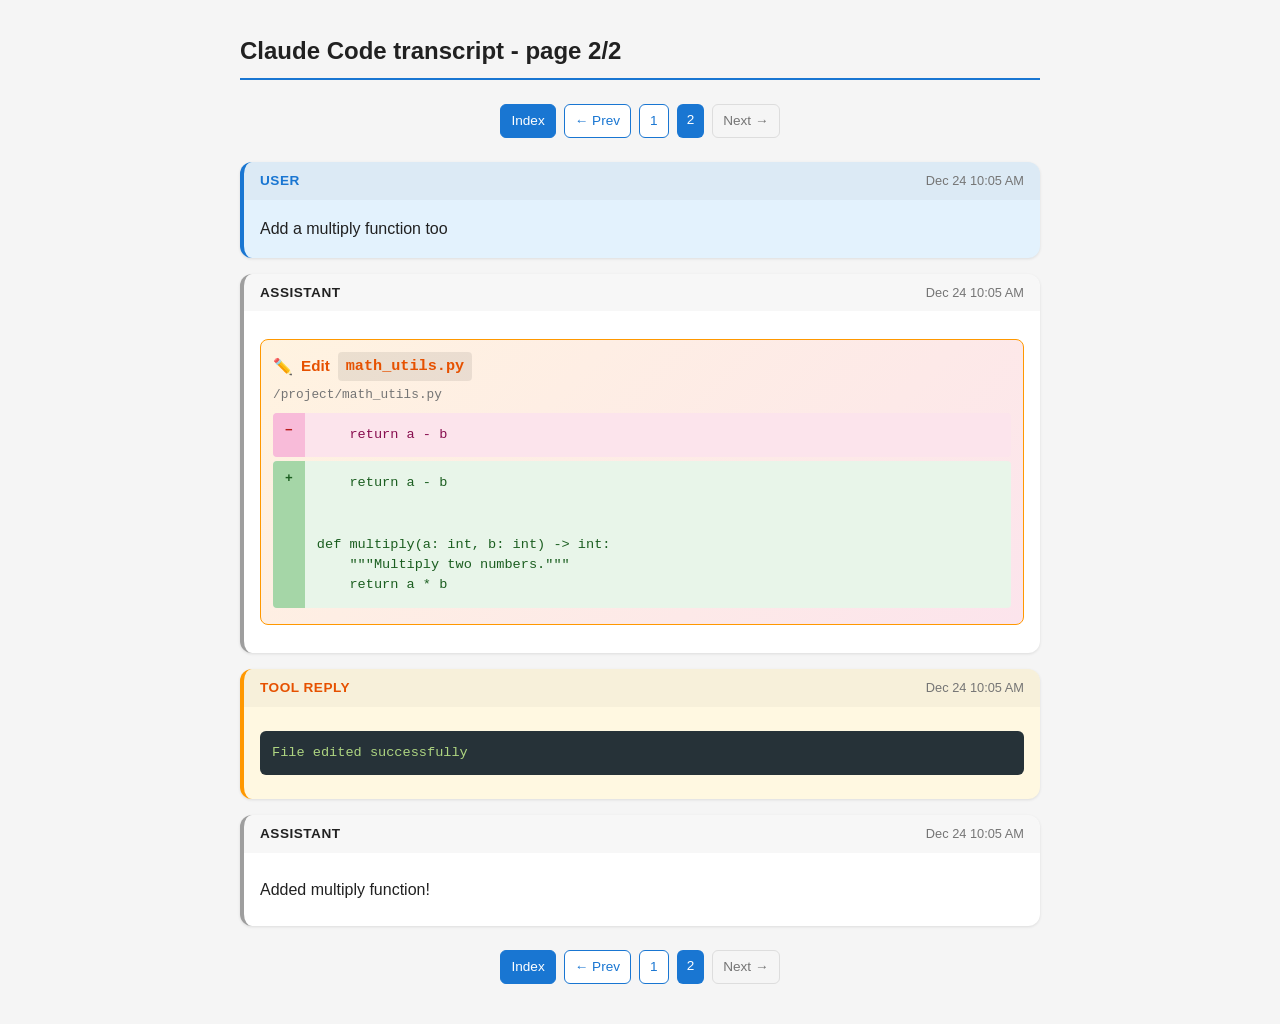
<file: tests/__snapshots__/test_generate_html/TestGenerateHtml.test_generates_page_002_html.html>
<!DOCTYPE html>
<html lang="en">
<head>
    <meta charset="UTF-8">
    <meta name="viewport" content="width=device-width, initial-scale=1.0">
    <title>Claude Code transcript - page 2</title>
    <style>
:root { --bg-color: #f5f5f5; --card-bg: #ffffff; --user-bg: #e3f2fd; --user-border: #1976d2; --assistant-bg: #f5f5f5; --assistant-border: #9e9e9e; --thinking-bg: #fff8e1; --thinking-border: #ffc107; --thinking-text: #666; --tool-bg: #f3e5f5; --tool-border: #9c27b0; --tool-result-bg: #e8f5e9; --tool-error-bg: #ffebee; --text-color: #212121; --text-muted: #757575; --code-bg: #263238; --code-text: #aed581; }
* { box-sizing: border-box; }
body { font-family: -apple-system, BlinkMacSystemFont, 'Segoe UI', Roboto, sans-serif; background: var(--bg-color); color: var(--text-color); margin: 0; padding: 16px; line-height: 1.6; }
.container { max-width: 800px; margin: 0 auto; }
h1 { font-size: 1.5rem; margin-bottom: 24px; padding-bottom: 8px; border-bottom: 2px solid var(--user-border); }
.header-row { display: flex; justify-content: space-between; align-items: center; flex-wrap: wrap; gap: 12px; border-bottom: 2px solid var(--user-border); padding-bottom: 8px; margin-bottom: 24px; }
.header-row h1 { border-bottom: none; padding-bottom: 0; margin-bottom: 0; flex: 1; min-width: 200px; }
.message { margin-bottom: 16px; border-radius: 12px; overflow: hidden; box-shadow: 0 1px 3px rgba(0,0,0,0.1); }
.message.user { background: var(--user-bg); border-left: 4px solid var(--user-border); }
.message.assistant { background: var(--card-bg); border-left: 4px solid var(--assistant-border); }
.message.tool-reply { background: #fff8e1; border-left: 4px solid #ff9800; }
.tool-reply .role-label { color: #e65100; }
.tool-reply .tool-result { background: transparent; padding: 0; margin: 0; }
.tool-reply .tool-result .truncatable.truncated::after { background: linear-gradient(to bottom, transparent, #fff8e1); }
.message-header { display: flex; justify-content: space-between; align-items: center; padding: 8px 16px; background: rgba(0,0,0,0.03); font-size: 0.85rem; }
.role-label { font-weight: 600; text-transform: uppercase; letter-spacing: 0.5px; }
.user .role-label { color: var(--user-border); }
time { color: var(--text-muted); font-size: 0.8rem; }
.timestamp-link { color: inherit; text-decoration: none; }
.timestamp-link:hover { text-decoration: underline; }
.message:target { animation: highlight 2s ease-out; }
@keyframes highlight { 0% { background-color: rgba(25, 118, 210, 0.2); } 100% { background-color: transparent; } }
.message-content { padding: 16px; }
.message-content p { margin: 0 0 12px 0; }
.message-content p:last-child { margin-bottom: 0; }
.thinking { background: var(--thinking-bg); border: 1px solid var(--thinking-border); border-radius: 8px; padding: 12px; margin: 12px 0; font-size: 0.9rem; color: var(--thinking-text); }
.thinking-label { font-size: 0.75rem; font-weight: 600; text-transform: uppercase; color: #f57c00; margin-bottom: 8px; }
.thinking p { margin: 8px 0; }
.assistant-text { margin: 8px 0; }
.tool-use { background: var(--tool-bg); border: 1px solid var(--tool-border); border-radius: 8px; padding: 12px; margin: 12px 0; }
.tool-header { font-weight: 600; color: var(--tool-border); margin-bottom: 8px; display: flex; align-items: center; gap: 8px; }
.tool-icon { font-size: 1.1rem; }
.tool-description { font-size: 0.9rem; color: var(--text-muted); margin-bottom: 8px; font-style: italic; }
.tool-result { background: var(--tool-result-bg); border-radius: 8px; padding: 12px; margin: 12px 0; }
.tool-result.tool-error { background: var(--tool-error-bg); }
.file-tool { border-radius: 8px; padding: 12px; margin: 12px 0; }
.write-tool { background: linear-gradient(135deg, #e3f2fd 0%, #e8f5e9 100%); border: 1px solid #4caf50; }
.edit-tool { background: linear-gradient(135deg, #fff3e0 0%, #fce4ec 100%); border: 1px solid #ff9800; }
.file-tool-header { font-weight: 600; margin-bottom: 4px; display: flex; align-items: center; gap: 8px; font-size: 0.95rem; }
.write-header { color: #2e7d32; }
.edit-header { color: #e65100; }
.file-tool-icon { font-size: 1rem; }
.file-tool-path { font-family: monospace; background: rgba(0,0,0,0.08); padding: 2px 8px; border-radius: 4px; }
.file-tool-fullpath { font-family: monospace; font-size: 0.8rem; color: var(--text-muted); margin-bottom: 8px; word-break: break-all; }
.file-content { margin: 0; }
.edit-section { display: flex; margin: 4px 0; border-radius: 4px; overflow: hidden; }
.edit-label { padding: 8px 12px; font-weight: bold; font-family: monospace; display: flex; align-items: flex-start; }
.edit-old { background: #fce4ec; }
.edit-old .edit-label { color: #b71c1c; background: #f8bbd9; }
.edit-old .edit-content { color: #880e4f; }
.edit-new { background: #e8f5e9; }
.edit-new .edit-label { color: #1b5e20; background: #a5d6a7; }
.edit-new .edit-content { color: #1b5e20; }
.edit-content { margin: 0; flex: 1; background: transparent; font-size: 0.85rem; }
.edit-replace-all { font-size: 0.75rem; font-weight: normal; color: var(--text-muted); }
.write-tool .truncatable.truncated::after { background: linear-gradient(to bottom, transparent, #e6f4ea); }
.edit-tool .truncatable.truncated::after { background: linear-gradient(to bottom, transparent, #fff0e5); }
.todo-list { background: linear-gradient(135deg, #e8f5e9 0%, #f1f8e9 100%); border: 1px solid #81c784; border-radius: 8px; padding: 12px; margin: 12px 0; }
.todo-header { font-weight: 600; color: #2e7d32; margin-bottom: 10px; display: flex; align-items: center; gap: 8px; font-size: 0.95rem; }
.todo-items { list-style: none; margin: 0; padding: 0; }
.todo-item { display: flex; align-items: flex-start; gap: 10px; padding: 6px 0; border-bottom: 1px solid rgba(0,0,0,0.06); font-size: 0.9rem; }
.todo-item:last-child { border-bottom: none; }
.todo-icon { flex-shrink: 0; width: 20px; height: 20px; display: flex; align-items: center; justify-content: center; font-weight: bold; border-radius: 50%; }
.todo-completed .todo-icon { color: #2e7d32; background: rgba(46, 125, 50, 0.15); }
.todo-completed .todo-content { color: #558b2f; text-decoration: line-through; }
.todo-in-progress .todo-icon { color: #f57c00; background: rgba(245, 124, 0, 0.15); }
.todo-in-progress .todo-content { color: #e65100; font-weight: 500; }
.todo-pending .todo-icon { color: #757575; background: rgba(0,0,0,0.05); }
.todo-pending .todo-content { color: #616161; }
pre { background: var(--code-bg); color: var(--code-text); padding: 12px; border-radius: 6px; overflow-x: auto; font-size: 0.85rem; line-height: 1.5; margin: 8px 0; white-space: pre-wrap; word-wrap: break-word; }
pre.json { color: #e0e0e0; }
code { background: rgba(0,0,0,0.08); padding: 2px 6px; border-radius: 4px; font-size: 0.9em; }
pre code { background: none; padding: 0; }
.user-content { margin: 0; }
.truncatable { position: relative; }
.truncatable.truncated .truncatable-content { max-height: 200px; overflow: hidden; }
.truncatable.truncated::after { content: ''; position: absolute; bottom: 32px; left: 0; right: 0; height: 60px; background: linear-gradient(to bottom, transparent, var(--card-bg)); pointer-events: none; }
.message.user .truncatable.truncated::after { background: linear-gradient(to bottom, transparent, var(--user-bg)); }
.message.tool-reply .truncatable.truncated::after { background: linear-gradient(to bottom, transparent, #fff8e1); }
.tool-use .truncatable.truncated::after { background: linear-gradient(to bottom, transparent, var(--tool-bg)); }
.tool-result .truncatable.truncated::after { background: linear-gradient(to bottom, transparent, var(--tool-result-bg)); }
.expand-btn { display: none; width: 100%; padding: 8px 16px; margin-top: 4px; background: rgba(0,0,0,0.05); border: 1px solid rgba(0,0,0,0.1); border-radius: 6px; cursor: pointer; font-size: 0.85rem; color: var(--text-muted); }
.expand-btn:hover { background: rgba(0,0,0,0.1); }
.truncatable.truncated .expand-btn, .truncatable.expanded .expand-btn { display: block; }
.pagination { display: flex; justify-content: center; gap: 8px; margin: 24px 0; flex-wrap: wrap; }
.pagination a, .pagination span { padding: 5px 10px; border-radius: 6px; text-decoration: none; font-size: 0.85rem; }
.pagination a { background: var(--card-bg); color: var(--user-border); border: 1px solid var(--user-border); }
.pagination a:hover { background: var(--user-bg); }
.pagination .current { background: var(--user-border); color: white; }
.pagination .disabled { color: var(--text-muted); border: 1px solid #ddd; }
.pagination .index-link { background: var(--user-border); color: white; }
details.continuation { margin-bottom: 16px; }
details.continuation summary { cursor: pointer; padding: 12px 16px; background: var(--user-bg); border-left: 4px solid var(--user-border); border-radius: 12px; font-weight: 500; color: var(--text-muted); }
details.continuation summary:hover { background: rgba(25, 118, 210, 0.15); }
details.continuation[open] summary { border-radius: 12px 12px 0 0; margin-bottom: 0; }
.index-item { margin-bottom: 16px; border-radius: 12px; overflow: hidden; box-shadow: 0 1px 3px rgba(0,0,0,0.1); background: var(--user-bg); border-left: 4px solid var(--user-border); }
.index-item a { display: block; text-decoration: none; color: inherit; }
.index-item a:hover { background: rgba(25, 118, 210, 0.1); }
.index-item-header { display: flex; justify-content: space-between; align-items: center; padding: 8px 16px; background: rgba(0,0,0,0.03); font-size: 0.85rem; }
.index-item-number { font-weight: 600; color: var(--user-border); }
.index-item-content { padding: 16px; }
.index-item-stats { padding: 8px 16px 12px 32px; font-size: 0.85rem; color: var(--text-muted); border-top: 1px solid rgba(0,0,0,0.06); }
.index-item-commit { margin-top: 6px; padding: 4px 8px; background: #fff3e0; border-radius: 4px; font-size: 0.85rem; color: #e65100; }
.index-item-commit code { background: rgba(0,0,0,0.08); padding: 1px 4px; border-radius: 3px; font-size: 0.8rem; margin-right: 6px; }
.commit-card { margin: 8px 0; padding: 10px 14px; background: #fff3e0; border-left: 4px solid #ff9800; border-radius: 6px; }
.commit-card a { text-decoration: none; color: #5d4037; display: block; }
.commit-card a:hover { color: #e65100; }
.commit-card-hash { font-family: monospace; color: #e65100; font-weight: 600; margin-right: 8px; }
.index-commit { margin-bottom: 12px; padding: 10px 16px; background: #fff3e0; border-left: 4px solid #ff9800; border-radius: 8px; box-shadow: 0 1px 2px rgba(0,0,0,0.05); }
.index-commit a { display: block; text-decoration: none; color: inherit; }
.index-commit a:hover { background: rgba(255, 152, 0, 0.1); margin: -10px -16px; padding: 10px 16px; border-radius: 8px; }
.index-commit-header { display: flex; justify-content: space-between; align-items: center; font-size: 0.85rem; margin-bottom: 4px; }
.index-commit-hash { font-family: monospace; color: #e65100; font-weight: 600; }
.index-commit-msg { color: #5d4037; }
.index-item-long-text { margin-top: 8px; padding: 12px; background: var(--card-bg); border-radius: 8px; border-left: 3px solid var(--assistant-border); }
.index-item-long-text .truncatable.truncated::after { background: linear-gradient(to bottom, transparent, var(--card-bg)); }
.index-item-long-text-content { color: var(--text-color); }
#search-box { display: none; align-items: center; gap: 8px; }
#search-box input { padding: 6px 12px; border: 1px solid var(--assistant-border); border-radius: 6px; font-size: 16px; width: 180px; }
#search-box button, #modal-search-btn, #modal-close-btn { background: var(--user-border); color: white; border: none; border-radius: 6px; padding: 6px 10px; cursor: pointer; display: flex; align-items: center; justify-content: center; }
#search-box button:hover, #modal-search-btn:hover { background: #1565c0; }
#modal-close-btn { background: var(--text-muted); margin-left: 8px; }
#modal-close-btn:hover { background: #616161; }
#search-modal[open] { border: none; border-radius: 12px; box-shadow: 0 4px 24px rgba(0,0,0,0.2); padding: 0; width: 90vw; max-width: 900px; height: 80vh; max-height: 80vh; display: flex; flex-direction: column; }
#search-modal::backdrop { background: rgba(0,0,0,0.5); }
.search-modal-header { display: flex; align-items: center; gap: 8px; padding: 16px; border-bottom: 1px solid var(--assistant-border); background: var(--bg-color); border-radius: 12px 12px 0 0; }
.search-modal-header input { flex: 1; padding: 8px 12px; border: 1px solid var(--assistant-border); border-radius: 6px; font-size: 16px; }
#search-status { padding: 8px 16px; font-size: 0.85rem; color: var(--text-muted); border-bottom: 1px solid rgba(0,0,0,0.06); }
#search-results { flex: 1; overflow-y: auto; padding: 16px; }
.search-result { margin-bottom: 16px; border-radius: 8px; overflow: hidden; box-shadow: 0 1px 3px rgba(0,0,0,0.1); }
.search-result a { display: block; text-decoration: none; color: inherit; }
.search-result a:hover { background: rgba(25, 118, 210, 0.05); }
.search-result-page { padding: 6px 12px; background: rgba(0,0,0,0.03); font-size: 0.8rem; color: var(--text-muted); border-bottom: 1px solid rgba(0,0,0,0.06); }
.search-result-content { padding: 12px; }
.search-result mark { background: #fff59d; padding: 1px 2px; border-radius: 2px; }
#global-search-box { display: none; align-items: center; gap: 8px; }
#global-search-box input { padding: 6px 12px; border: 1px solid var(--assistant-border); border-radius: 6px; font-size: 16px; width: 180px; }
#global-search-box button { background: var(--user-border); color: white; border: none; border-radius: 6px; padding: 6px 10px; cursor: pointer; display: flex; align-items: center; justify-content: center; }
#global-search-box button:hover { background: #1565c0; }
#global-search-modal[open] { border: none; border-radius: 12px; box-shadow: 0 4px 24px rgba(0,0,0,0.2); padding: 0; width: 90vw; max-width: 900px; height: 80vh; max-height: 80vh; display: flex; flex-direction: column; }
#global-search-modal::backdrop { background: rgba(0,0,0,0.5); }
#global-search-status { padding: 8px 16px; font-size: 0.85rem; color: var(--text-muted); border-bottom: 1px solid rgba(0,0,0,0.06); }
#global-search-results { flex: 1; overflow-y: auto; padding: 16px; }
.search-result-meta { display: flex; align-items: center; gap: 8px; padding: 6px 12px; background: rgba(0,0,0,0.03); font-size: 0.8rem; color: var(--text-muted); border-bottom: 1px solid rgba(0,0,0,0.06); flex-wrap: wrap; }
.search-result-project { font-weight: 600; color: var(--user-border); }
.search-result-type { background: var(--assistant-border); padding: 2px 6px; border-radius: 4px; font-size: 0.75rem; }
.search-result-snippet { padding: 12px; font-size: 0.9rem; line-height: 1.5; }
.search-more { padding: 12px; text-align: center; color: var(--text-muted); font-style: italic; }
@media (max-width: 600px) { body { padding: 8px; } .message, .index-item { border-radius: 8px; } .message-content, .index-item-content { padding: 12px; } pre { font-size: 0.8rem; padding: 8px; } #search-box input, #global-search-box input { width: 100%; min-width: 100px; } .header-row { flex-direction: column; align-items: stretch; } .header-row h1 { text-align: center; } #global-search-box { width: 100%; justify-content: center; } #search-modal[open], #global-search-modal[open] { width: 95vw; height: 90vh; } .search-modal-header { flex-wrap: wrap; } .search-modal-header input { min-width: 150px; } .search-result-meta { font-size: 0.75rem; } .search-result-snippet { font-size: 0.85rem; padding: 8px; } }
</style>
</head>
<body>
    <div class="container">
        <h1><a href="index.html" style="color: inherit; text-decoration: none;">Claude Code transcript</a> - page 2/2</h1>
        

<div class="pagination">
<a href="index.html" class="index-link">Index</a>
<a href="page-001.html">&larr; Prev</a>
<a href="page-001.html">1</a>
<span class="current">2</span>
<span class="disabled">Next &rarr;</span>
</div>

        
<div class="message user" id="msg-2025-12-24T10-05-00-000Z"><div class="message-header"><span class="role-label">User</span><a href="#msg-2025-12-24T10-05-00-000Z" class="timestamp-link"><time datetime="2025-12-24T10:05:00.000Z" data-timestamp="2025-12-24T10:05:00.000Z">2025-12-24T10:05:00.000Z</time></a></div><div class="message-content">
<div class="user-content"><p>Add a multiply function too</p></div></div></div>
<div class="message assistant" id="msg-2025-12-24T10-05-05-000Z"><div class="message-header"><span class="role-label">Assistant</span><a href="#msg-2025-12-24T10-05-05-000Z" class="timestamp-link"><time datetime="2025-12-24T10:05:05.000Z" data-timestamp="2025-12-24T10:05:05.000Z">2025-12-24T10:05:05.000Z</time></a></div><div class="message-content"><div class="file-tool edit-tool" data-tool-id="toolu_edit_003">
<div class="file-tool-header edit-header"><span class="file-tool-icon">✏️</span> Edit <span class="file-tool-path">math_utils.py</span></div>
<div class="file-tool-fullpath">/project/math_utils.py</div>
<div class="truncatable"><div class="truncatable-content">
<div class="edit-section edit-old"><div class="edit-label">−</div><pre class="edit-content">    return a - b
</pre></div>
<div class="edit-section edit-new"><div class="edit-label">+</div><pre class="edit-content">    return a - b


def multiply(a: int, b: int) -&gt; int:
    &#34;&#34;&#34;Multiply two numbers.&#34;&#34;&#34;
    return a * b
</pre></div>
</div><button class="expand-btn">Show more</button></div>
</div></div></div>
<div class="message tool-reply" id="msg-2025-12-24T10-05-10-000Z"><div class="message-header"><span class="role-label">Tool reply</span><a href="#msg-2025-12-24T10-05-10-000Z" class="timestamp-link"><time datetime="2025-12-24T10:05:10.000Z" data-timestamp="2025-12-24T10:05:10.000Z">2025-12-24T10:05:10.000Z</time></a></div><div class="message-content"><div class="tool-result"><div class="truncatable"><div class="truncatable-content"><pre>File edited successfully</pre></div><button class="expand-btn">Show more</button></div></div></div></div>
<div class="message assistant" id="msg-2025-12-24T10-05-15-000Z"><div class="message-header"><span class="role-label">Assistant</span><a href="#msg-2025-12-24T10-05-15-000Z" class="timestamp-link"><time datetime="2025-12-24T10:05:15.000Z" data-timestamp="2025-12-24T10:05:15.000Z">2025-12-24T10:05:15.000Z</time></a></div><div class="message-content">
<div class="assistant-text"><p>Added multiply function!</p></div></div></div>
        

<div class="pagination">
<a href="index.html" class="index-link">Index</a>
<a href="page-001.html">&larr; Prev</a>
<a href="page-001.html">1</a>
<span class="current">2</span>
<span class="disabled">Next &rarr;</span>
</div>

    </div>
    <script>
document.querySelectorAll('time[data-timestamp]').forEach(function(el) {
    const timestamp = el.getAttribute('data-timestamp');
    const date = new Date(timestamp);
    const now = new Date();
    const isToday = date.toDateString() === now.toDateString();
    const timeStr = date.toLocaleTimeString(undefined, { hour: '2-digit', minute: '2-digit' });
    if (isToday) { el.textContent = timeStr; }
    else { el.textContent = date.toLocaleDateString(undefined, { month: 'short', day: 'numeric' }) + ' ' + timeStr; }
});
document.querySelectorAll('pre.json').forEach(function(el) {
    let text = el.textContent;
    text = text.replace(/"([^"]+)":/g, '<span style="color: #ce93d8">"$1"</span>:');
    text = text.replace(/: "([^"]*)"/g, ': <span style="color: #81d4fa">"$1"</span>');
    text = text.replace(/: (\d+)/g, ': <span style="color: #ffcc80">$1</span>');
    text = text.replace(/: (true|false|null)/g, ': <span style="color: #f48fb1">$1</span>');
    el.innerHTML = text;
});
document.querySelectorAll('.truncatable').forEach(function(wrapper) {
    const content = wrapper.querySelector('.truncatable-content');
    const btn = wrapper.querySelector('.expand-btn');
    if (content.scrollHeight > 250) {
        wrapper.classList.add('truncated');
        btn.addEventListener('click', function() {
            if (wrapper.classList.contains('truncated')) { wrapper.classList.remove('truncated'); wrapper.classList.add('expanded'); btn.textContent = 'Show less'; }
            else { wrapper.classList.remove('expanded'); wrapper.classList.add('truncated'); btn.textContent = 'Show more'; }
        });
    }
});
</script>
</body>
</html>
</file>
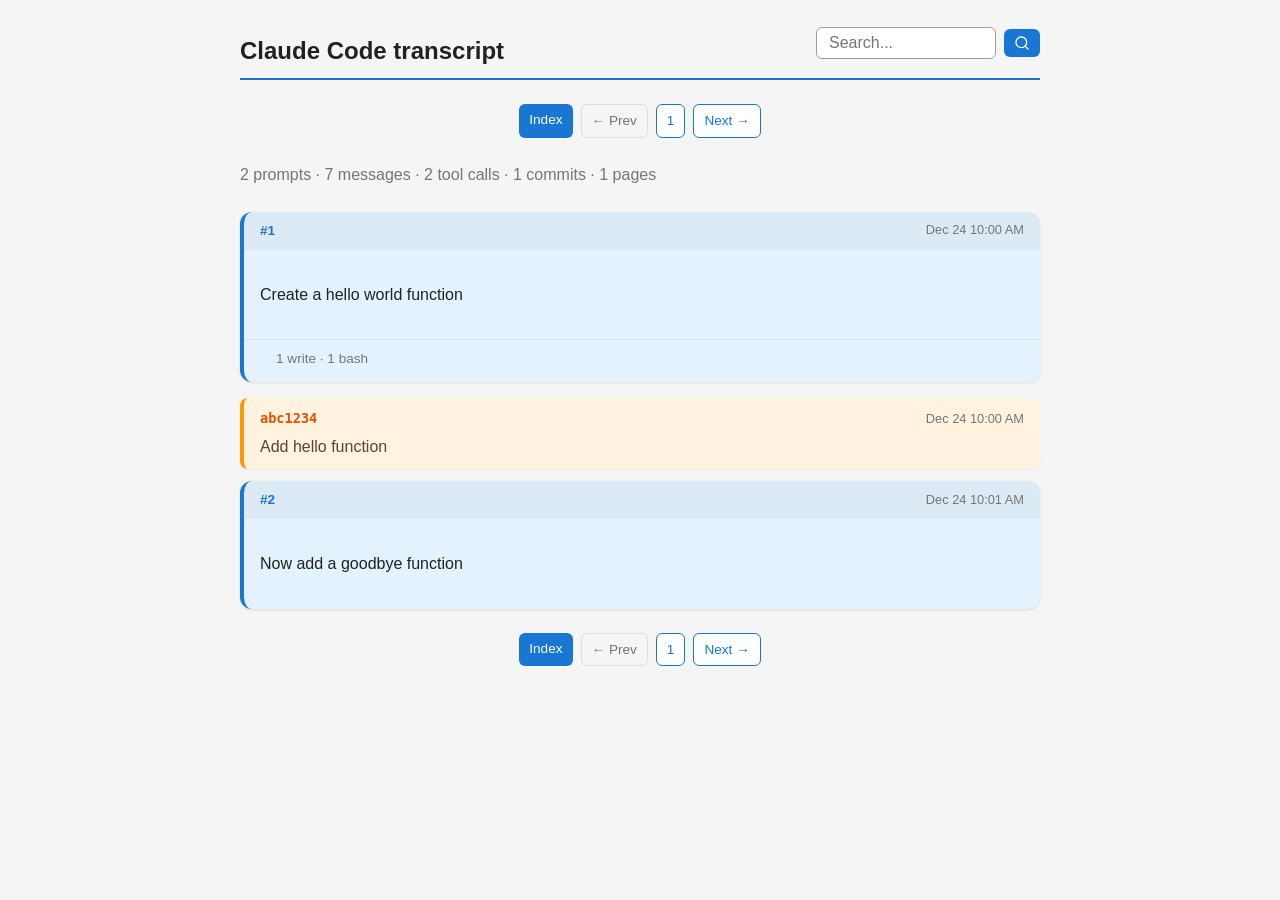
<file: tests/__snapshots__/test_generate_html/TestParseSessionFile.test_jsonl_generates_html.html>
<!DOCTYPE html>
<html lang="en">
<head>
    <meta charset="UTF-8">
    <meta name="viewport" content="width=device-width, initial-scale=1.0">
    <title>Claude Code transcript - Index</title>
    <style>
:root { --bg-color: #f5f5f5; --card-bg: #ffffff; --user-bg: #e3f2fd; --user-border: #1976d2; --assistant-bg: #f5f5f5; --assistant-border: #9e9e9e; --thinking-bg: #fff8e1; --thinking-border: #ffc107; --thinking-text: #666; --tool-bg: #f3e5f5; --tool-border: #9c27b0; --tool-result-bg: #e8f5e9; --tool-error-bg: #ffebee; --text-color: #212121; --text-muted: #757575; --code-bg: #263238; --code-text: #aed581; }
* { box-sizing: border-box; }
body { font-family: -apple-system, BlinkMacSystemFont, 'Segoe UI', Roboto, sans-serif; background: var(--bg-color); color: var(--text-color); margin: 0; padding: 16px; line-height: 1.6; }
.container { max-width: 800px; margin: 0 auto; }
h1 { font-size: 1.5rem; margin-bottom: 24px; padding-bottom: 8px; border-bottom: 2px solid var(--user-border); }
.header-row { display: flex; justify-content: space-between; align-items: center; flex-wrap: wrap; gap: 12px; border-bottom: 2px solid var(--user-border); padding-bottom: 8px; margin-bottom: 24px; }
.header-row h1 { border-bottom: none; padding-bottom: 0; margin-bottom: 0; flex: 1; min-width: 200px; }
.message { margin-bottom: 16px; border-radius: 12px; overflow: hidden; box-shadow: 0 1px 3px rgba(0,0,0,0.1); }
.message.user { background: var(--user-bg); border-left: 4px solid var(--user-border); }
.message.assistant { background: var(--card-bg); border-left: 4px solid var(--assistant-border); }
.message.tool-reply { background: #fff8e1; border-left: 4px solid #ff9800; }
.tool-reply .role-label { color: #e65100; }
.tool-reply .tool-result { background: transparent; padding: 0; margin: 0; }
.tool-reply .tool-result .truncatable.truncated::after { background: linear-gradient(to bottom, transparent, #fff8e1); }
.message-header { display: flex; justify-content: space-between; align-items: center; padding: 8px 16px; background: rgba(0,0,0,0.03); font-size: 0.85rem; }
.role-label { font-weight: 600; text-transform: uppercase; letter-spacing: 0.5px; }
.user .role-label { color: var(--user-border); }
time { color: var(--text-muted); font-size: 0.8rem; }
.timestamp-link { color: inherit; text-decoration: none; }
.timestamp-link:hover { text-decoration: underline; }
.message:target { animation: highlight 2s ease-out; }
@keyframes highlight { 0% { background-color: rgba(25, 118, 210, 0.2); } 100% { background-color: transparent; } }
.message-content { padding: 16px; }
.message-content p { margin: 0 0 12px 0; }
.message-content p:last-child { margin-bottom: 0; }
.thinking { background: var(--thinking-bg); border: 1px solid var(--thinking-border); border-radius: 8px; padding: 12px; margin: 12px 0; font-size: 0.9rem; color: var(--thinking-text); }
.thinking-label { font-size: 0.75rem; font-weight: 600; text-transform: uppercase; color: #f57c00; margin-bottom: 8px; }
.thinking p { margin: 8px 0; }
.assistant-text { margin: 8px 0; }
.tool-use { background: var(--tool-bg); border: 1px solid var(--tool-border); border-radius: 8px; padding: 12px; margin: 12px 0; }
.tool-header { font-weight: 600; color: var(--tool-border); margin-bottom: 8px; display: flex; align-items: center; gap: 8px; }
.tool-icon { font-size: 1.1rem; }
.tool-description { font-size: 0.9rem; color: var(--text-muted); margin-bottom: 8px; font-style: italic; }
.tool-result { background: var(--tool-result-bg); border-radius: 8px; padding: 12px; margin: 12px 0; }
.tool-result.tool-error { background: var(--tool-error-bg); }
.file-tool { border-radius: 8px; padding: 12px; margin: 12px 0; }
.write-tool { background: linear-gradient(135deg, #e3f2fd 0%, #e8f5e9 100%); border: 1px solid #4caf50; }
.edit-tool { background: linear-gradient(135deg, #fff3e0 0%, #fce4ec 100%); border: 1px solid #ff9800; }
.file-tool-header { font-weight: 600; margin-bottom: 4px; display: flex; align-items: center; gap: 8px; font-size: 0.95rem; }
.write-header { color: #2e7d32; }
.edit-header { color: #e65100; }
.file-tool-icon { font-size: 1rem; }
.file-tool-path { font-family: monospace; background: rgba(0,0,0,0.08); padding: 2px 8px; border-radius: 4px; }
.file-tool-fullpath { font-family: monospace; font-size: 0.8rem; color: var(--text-muted); margin-bottom: 8px; word-break: break-all; }
.file-content { margin: 0; }
.edit-section { display: flex; margin: 4px 0; border-radius: 4px; overflow: hidden; }
.edit-label { padding: 8px 12px; font-weight: bold; font-family: monospace; display: flex; align-items: flex-start; }
.edit-old { background: #fce4ec; }
.edit-old .edit-label { color: #b71c1c; background: #f8bbd9; }
.edit-old .edit-content { color: #880e4f; }
.edit-new { background: #e8f5e9; }
.edit-new .edit-label { color: #1b5e20; background: #a5d6a7; }
.edit-new .edit-content { color: #1b5e20; }
.edit-content { margin: 0; flex: 1; background: transparent; font-size: 0.85rem; }
.edit-replace-all { font-size: 0.75rem; font-weight: normal; color: var(--text-muted); }
.write-tool .truncatable.truncated::after { background: linear-gradient(to bottom, transparent, #e6f4ea); }
.edit-tool .truncatable.truncated::after { background: linear-gradient(to bottom, transparent, #fff0e5); }
.todo-list { background: linear-gradient(135deg, #e8f5e9 0%, #f1f8e9 100%); border: 1px solid #81c784; border-radius: 8px; padding: 12px; margin: 12px 0; }
.todo-header { font-weight: 600; color: #2e7d32; margin-bottom: 10px; display: flex; align-items: center; gap: 8px; font-size: 0.95rem; }
.todo-items { list-style: none; margin: 0; padding: 0; }
.todo-item { display: flex; align-items: flex-start; gap: 10px; padding: 6px 0; border-bottom: 1px solid rgba(0,0,0,0.06); font-size: 0.9rem; }
.todo-item:last-child { border-bottom: none; }
.todo-icon { flex-shrink: 0; width: 20px; height: 20px; display: flex; align-items: center; justify-content: center; font-weight: bold; border-radius: 50%; }
.todo-completed .todo-icon { color: #2e7d32; background: rgba(46, 125, 50, 0.15); }
.todo-completed .todo-content { color: #558b2f; text-decoration: line-through; }
.todo-in-progress .todo-icon { color: #f57c00; background: rgba(245, 124, 0, 0.15); }
.todo-in-progress .todo-content { color: #e65100; font-weight: 500; }
.todo-pending .todo-icon { color: #757575; background: rgba(0,0,0,0.05); }
.todo-pending .todo-content { color: #616161; }
pre { background: var(--code-bg); color: var(--code-text); padding: 12px; border-radius: 6px; overflow-x: auto; font-size: 0.85rem; line-height: 1.5; margin: 8px 0; white-space: pre-wrap; word-wrap: break-word; }
pre.json { color: #e0e0e0; }
code { background: rgba(0,0,0,0.08); padding: 2px 6px; border-radius: 4px; font-size: 0.9em; }
pre code { background: none; padding: 0; }
.user-content { margin: 0; }
.truncatable { position: relative; }
.truncatable.truncated .truncatable-content { max-height: 200px; overflow: hidden; }
.truncatable.truncated::after { content: ''; position: absolute; bottom: 32px; left: 0; right: 0; height: 60px; background: linear-gradient(to bottom, transparent, var(--card-bg)); pointer-events: none; }
.message.user .truncatable.truncated::after { background: linear-gradient(to bottom, transparent, var(--user-bg)); }
.message.tool-reply .truncatable.truncated::after { background: linear-gradient(to bottom, transparent, #fff8e1); }
.tool-use .truncatable.truncated::after { background: linear-gradient(to bottom, transparent, var(--tool-bg)); }
.tool-result .truncatable.truncated::after { background: linear-gradient(to bottom, transparent, var(--tool-result-bg)); }
.expand-btn { display: none; width: 100%; padding: 8px 16px; margin-top: 4px; background: rgba(0,0,0,0.05); border: 1px solid rgba(0,0,0,0.1); border-radius: 6px; cursor: pointer; font-size: 0.85rem; color: var(--text-muted); }
.expand-btn:hover { background: rgba(0,0,0,0.1); }
.truncatable.truncated .expand-btn, .truncatable.expanded .expand-btn { display: block; }
.pagination { display: flex; justify-content: center; gap: 8px; margin: 24px 0; flex-wrap: wrap; }
.pagination a, .pagination span { padding: 5px 10px; border-radius: 6px; text-decoration: none; font-size: 0.85rem; }
.pagination a { background: var(--card-bg); color: var(--user-border); border: 1px solid var(--user-border); }
.pagination a:hover { background: var(--user-bg); }
.pagination .current { background: var(--user-border); color: white; }
.pagination .disabled { color: var(--text-muted); border: 1px solid #ddd; }
.pagination .index-link { background: var(--user-border); color: white; }
details.continuation { margin-bottom: 16px; }
details.continuation summary { cursor: pointer; padding: 12px 16px; background: var(--user-bg); border-left: 4px solid var(--user-border); border-radius: 12px; font-weight: 500; color: var(--text-muted); }
details.continuation summary:hover { background: rgba(25, 118, 210, 0.15); }
details.continuation[open] summary { border-radius: 12px 12px 0 0; margin-bottom: 0; }
.index-item { margin-bottom: 16px; border-radius: 12px; overflow: hidden; box-shadow: 0 1px 3px rgba(0,0,0,0.1); background: var(--user-bg); border-left: 4px solid var(--user-border); }
.index-item a { display: block; text-decoration: none; color: inherit; }
.index-item a:hover { background: rgba(25, 118, 210, 0.1); }
.index-item-header { display: flex; justify-content: space-between; align-items: center; padding: 8px 16px; background: rgba(0,0,0,0.03); font-size: 0.85rem; }
.index-item-number { font-weight: 600; color: var(--user-border); }
.index-item-content { padding: 16px; }
.index-item-stats { padding: 8px 16px 12px 32px; font-size: 0.85rem; color: var(--text-muted); border-top: 1px solid rgba(0,0,0,0.06); }
.index-item-commit { margin-top: 6px; padding: 4px 8px; background: #fff3e0; border-radius: 4px; font-size: 0.85rem; color: #e65100; }
.index-item-commit code { background: rgba(0,0,0,0.08); padding: 1px 4px; border-radius: 3px; font-size: 0.8rem; margin-right: 6px; }
.commit-card { margin: 8px 0; padding: 10px 14px; background: #fff3e0; border-left: 4px solid #ff9800; border-radius: 6px; }
.commit-card a { text-decoration: none; color: #5d4037; display: block; }
.commit-card a:hover { color: #e65100; }
.commit-card-hash { font-family: monospace; color: #e65100; font-weight: 600; margin-right: 8px; }
.index-commit { margin-bottom: 12px; padding: 10px 16px; background: #fff3e0; border-left: 4px solid #ff9800; border-radius: 8px; box-shadow: 0 1px 2px rgba(0,0,0,0.05); }
.index-commit a { display: block; text-decoration: none; color: inherit; }
.index-commit a:hover { background: rgba(255, 152, 0, 0.1); margin: -10px -16px; padding: 10px 16px; border-radius: 8px; }
.index-commit-header { display: flex; justify-content: space-between; align-items: center; font-size: 0.85rem; margin-bottom: 4px; }
.index-commit-hash { font-family: monospace; color: #e65100; font-weight: 600; }
.index-commit-msg { color: #5d4037; }
.index-item-long-text { margin-top: 8px; padding: 12px; background: var(--card-bg); border-radius: 8px; border-left: 3px solid var(--assistant-border); }
.index-item-long-text .truncatable.truncated::after { background: linear-gradient(to bottom, transparent, var(--card-bg)); }
.index-item-long-text-content { color: var(--text-color); }
#search-box { display: none; align-items: center; gap: 8px; }
#search-box input { padding: 6px 12px; border: 1px solid var(--assistant-border); border-radius: 6px; font-size: 16px; width: 180px; }
#search-box button, #modal-search-btn, #modal-close-btn { background: var(--user-border); color: white; border: none; border-radius: 6px; padding: 6px 10px; cursor: pointer; display: flex; align-items: center; justify-content: center; }
#search-box button:hover, #modal-search-btn:hover { background: #1565c0; }
#modal-close-btn { background: var(--text-muted); margin-left: 8px; }
#modal-close-btn:hover { background: #616161; }
#search-modal[open] { border: none; border-radius: 12px; box-shadow: 0 4px 24px rgba(0,0,0,0.2); padding: 0; width: 90vw; max-width: 900px; height: 80vh; max-height: 80vh; display: flex; flex-direction: column; }
#search-modal::backdrop { background: rgba(0,0,0,0.5); }
.search-modal-header { display: flex; align-items: center; gap: 8px; padding: 16px; border-bottom: 1px solid var(--assistant-border); background: var(--bg-color); border-radius: 12px 12px 0 0; }
.search-modal-header input { flex: 1; padding: 8px 12px; border: 1px solid var(--assistant-border); border-radius: 6px; font-size: 16px; }
#search-status { padding: 8px 16px; font-size: 0.85rem; color: var(--text-muted); border-bottom: 1px solid rgba(0,0,0,0.06); }
#search-results { flex: 1; overflow-y: auto; padding: 16px; }
.search-result { margin-bottom: 16px; border-radius: 8px; overflow: hidden; box-shadow: 0 1px 3px rgba(0,0,0,0.1); }
.search-result a { display: block; text-decoration: none; color: inherit; }
.search-result a:hover { background: rgba(25, 118, 210, 0.05); }
.search-result-page { padding: 6px 12px; background: rgba(0,0,0,0.03); font-size: 0.8rem; color: var(--text-muted); border-bottom: 1px solid rgba(0,0,0,0.06); }
.search-result-content { padding: 12px; }
.search-result mark { background: #fff59d; padding: 1px 2px; border-radius: 2px; }
#global-search-box { display: none; align-items: center; gap: 8px; }
#global-search-box input { padding: 6px 12px; border: 1px solid var(--assistant-border); border-radius: 6px; font-size: 16px; width: 180px; }
#global-search-box button { background: var(--user-border); color: white; border: none; border-radius: 6px; padding: 6px 10px; cursor: pointer; display: flex; align-items: center; justify-content: center; }
#global-search-box button:hover { background: #1565c0; }
#global-search-modal[open] { border: none; border-radius: 12px; box-shadow: 0 4px 24px rgba(0,0,0,0.2); padding: 0; width: 90vw; max-width: 900px; height: 80vh; max-height: 80vh; display: flex; flex-direction: column; }
#global-search-modal::backdrop { background: rgba(0,0,0,0.5); }
#global-search-status { padding: 8px 16px; font-size: 0.85rem; color: var(--text-muted); border-bottom: 1px solid rgba(0,0,0,0.06); }
#global-search-results { flex: 1; overflow-y: auto; padding: 16px; }
.search-result-meta { display: flex; align-items: center; gap: 8px; padding: 6px 12px; background: rgba(0,0,0,0.03); font-size: 0.8rem; color: var(--text-muted); border-bottom: 1px solid rgba(0,0,0,0.06); flex-wrap: wrap; }
.search-result-project { font-weight: 600; color: var(--user-border); }
.search-result-type { background: var(--assistant-border); padding: 2px 6px; border-radius: 4px; font-size: 0.75rem; }
.search-result-snippet { padding: 12px; font-size: 0.9rem; line-height: 1.5; }
.search-more { padding: 12px; text-align: center; color: var(--text-muted); font-style: italic; }
@media (max-width: 600px) { body { padding: 8px; } .message, .index-item { border-radius: 8px; } .message-content, .index-item-content { padding: 12px; } pre { font-size: 0.8rem; padding: 8px; } #search-box input, #global-search-box input { width: 100%; min-width: 100px; } .header-row { flex-direction: column; align-items: stretch; } .header-row h1 { text-align: center; } #global-search-box { width: 100%; justify-content: center; } #search-modal[open], #global-search-modal[open] { width: 95vw; height: 90vh; } .search-modal-header { flex-wrap: wrap; } .search-modal-header input { min-width: 150px; } .search-result-meta { font-size: 0.75rem; } .search-result-snippet { font-size: 0.85rem; padding: 8px; } }
</style>
</head>
<body>
    <div class="container">
        <div class="header-row">
            <h1>Claude Code transcript</h1>
            <div id="search-box">
                <input type="text" id="search-input" placeholder="Search..." aria-label="Search transcripts">
                <button id="search-btn" type="button" aria-label="Search">
                    <svg xmlns="http://www.w3.org/2000/svg" width="16" height="16" viewBox="0 0 24 24" fill="none" stroke="currentColor" stroke-width="2" stroke-linecap="round" stroke-linejoin="round"><circle cx="11" cy="11" r="8"></circle><path d="m21 21-4.35-4.35"></path></svg>
                </button>
            </div>
        </div>
        

<div class="pagination">
<span class="current">Index</span>
<span class="disabled">&larr; Prev</span>
<a href="page-001.html">1</a>
<a href="page-001.html">Next &rarr;</a>
</div>

        <p style="color: var(--text-muted); margin-bottom: 24px;">2 prompts · 7 messages · 2 tool calls · 1 commits · 1 pages</p>
        
<div class="index-item"><a href="page-001.html#msg-2025-12-24T10-00-00-000Z"><div class="index-item-header"><span class="index-item-number">#1</span><time datetime="2025-12-24T10:00:00.000Z" data-timestamp="2025-12-24T10:00:00.000Z">2025-12-24T10:00:00.000Z</time></div><div class="index-item-content"><p>Create a hello world function</p></div></a><div class="index-item-stats"><span>1 write · 1 bash</span>
</div></div><div class="index-commit"><div class="index-commit-header"><span class="index-commit-hash">abc1234</span><time datetime="2025-12-24T10:00:20.000Z" data-timestamp="2025-12-24T10:00:20.000Z">2025-12-24T10:00:20.000Z</time></div><div class="index-commit-msg">Add hello function</div></div>
<div class="index-item"><a href="page-001.html#msg-2025-12-24T10-01-00-000Z"><div class="index-item-header"><span class="index-item-number">#2</span><time datetime="2025-12-24T10:01:00.000Z" data-timestamp="2025-12-24T10:01:00.000Z">2025-12-24T10:01:00.000Z</time></div><div class="index-item-content"><p>Now add a goodbye function</p></div></a></div>
        

<div class="pagination">
<span class="current">Index</span>
<span class="disabled">&larr; Prev</span>
<a href="page-001.html">1</a>
<a href="page-001.html">Next &rarr;</a>
</div>


        <dialog id="search-modal">
            <div class="search-modal-header">
                <input type="text" id="modal-search-input" placeholder="Search..." aria-label="Search transcripts">
                <button id="modal-search-btn" type="button" aria-label="Search">
                    <svg xmlns="http://www.w3.org/2000/svg" width="16" height="16" viewBox="0 0 24 24" fill="none" stroke="currentColor" stroke-width="2" stroke-linecap="round" stroke-linejoin="round"><circle cx="11" cy="11" r="8"></circle><path d="m21 21-4.35-4.35"></path></svg>
                </button>
                <button id="modal-close-btn" type="button" aria-label="Close">
                    <svg xmlns="http://www.w3.org/2000/svg" width="20" height="20" viewBox="0 0 24 24" fill="none" stroke="currentColor" stroke-width="2" stroke-linecap="round" stroke-linejoin="round"><path d="M18 6 6 18"></path><path d="m6 6 12 12"></path></svg>
                </button>
            </div>
            <div id="search-status"></div>
            <div id="search-results"></div>
        </dialog>
        <script>
(function() {
    var totalPages = 1;
    var searchBox = document.getElementById('search-box');
    var searchInput = document.getElementById('search-input');
    var searchBtn = document.getElementById('search-btn');
    var modal = document.getElementById('search-modal');
    var modalInput = document.getElementById('modal-search-input');
    var modalSearchBtn = document.getElementById('modal-search-btn');
    var modalCloseBtn = document.getElementById('modal-close-btn');
    var searchStatus = document.getElementById('search-status');
    var searchResults = document.getElementById('search-results');

    if (!searchBox || !modal) return;

    // Hide search on file:// protocol (doesn't work due to CORS restrictions)
    if (window.location.protocol === 'file:') return;

    // Show search box (progressive enhancement)
    searchBox.style.display = 'flex';

    // Gist preview support - detect if we're on gisthost.github.io or gistpreview.github.io
    var hostname = window.location.hostname;
    var isGistPreview = hostname === 'gisthost.github.io' || hostname === 'gistpreview.github.io';
    var gistId = null;
    var gistOwner = null;
    var gistInfoLoaded = false;

    if (isGistPreview) {
        // Extract gist ID from URL query string like ?78a436a8a9e7a2e603738b8193b95410/index.html
        var queryMatch = window.location.search.match(/^\?([a-f0-9]+)/i);
        if (queryMatch) {
            gistId = queryMatch[1];
        }
    }

    async function loadGistInfo() {
        if (!isGistPreview || !gistId || gistInfoLoaded) return;
        try {
            var response = await fetch('https://api.github.com/gists/' + gistId);
            if (response.ok) {
                var info = await response.json();
                gistOwner = info.owner.login;
                gistInfoLoaded = true;
            }
        } catch (e) {
            console.error('Failed to load gist info:', e);
        }
    }

    function getPageFetchUrl(pageFile) {
        if (isGistPreview && gistOwner && gistId) {
            // Use raw gist URL for fetching content
            return 'https://gist.githubusercontent.com/' + gistOwner + '/' + gistId + '/raw/' + pageFile;
        }
        return pageFile;
    }

    function getPageLinkUrl(pageFile) {
        if (isGistPreview && gistId) {
            // Use gistpreview URL format for navigation links
            return '?' + gistId + '/' + pageFile;
        }
        return pageFile;
    }

    function escapeHtml(text) {
        var div = document.createElement('div');
        div.textContent = text;
        return div.innerHTML;
    }

    function escapeRegex(string) {
        return string.replace(/[.*+?^${}()|[\]\\]/g, '\\$&');
    }

    function openModal(query) {
        modalInput.value = query || '';
        searchResults.innerHTML = '';
        searchStatus.textContent = '';
        modal.showModal();
        modalInput.focus();
        if (query) {
            performSearch(query);
        }
    }

    function closeModal() {
        modal.close();
        // Update URL to remove search fragment, preserving path and query string
        if (window.location.hash.startsWith('#search=')) {
            history.replaceState(null, '', window.location.pathname + window.location.search);
        }
    }

    function updateUrlHash(query) {
        if (query) {
            // Preserve path and query string when adding hash
            history.replaceState(null, '', window.location.pathname + window.location.search + '#search=' + encodeURIComponent(query));
        }
    }

    function highlightTextNodes(element, searchTerm) {
        var walker = document.createTreeWalker(element, NodeFilter.SHOW_TEXT, null, false);
        var nodesToReplace = [];

        while (walker.nextNode()) {
            var node = walker.currentNode;
            if (node.nodeValue.toLowerCase().indexOf(searchTerm.toLowerCase()) !== -1) {
                nodesToReplace.push(node);
            }
        }

        nodesToReplace.forEach(function(node) {
            var text = node.nodeValue;
            var regex = new RegExp('(' + escapeRegex(searchTerm) + ')', 'gi');
            var parts = text.split(regex);
            if (parts.length > 1) {
                var span = document.createElement('span');
                parts.forEach(function(part) {
                    if (part.toLowerCase() === searchTerm.toLowerCase()) {
                        var mark = document.createElement('mark');
                        mark.textContent = part;
                        span.appendChild(mark);
                    } else {
                        span.appendChild(document.createTextNode(part));
                    }
                });
                node.parentNode.replaceChild(span, node);
            }
        });
    }

    function fixInternalLinks(element, pageFile) {
        // Update all internal anchor links to include the page file
        var links = element.querySelectorAll('a[href^="#"]');
        links.forEach(function(link) {
            var href = link.getAttribute('href');
            link.setAttribute('href', pageFile + href);
        });
    }

    function processPage(pageFile, html, query) {
        var parser = new DOMParser();
        var doc = parser.parseFromString(html, 'text/html');
        var resultsFromPage = 0;

        // Find all message blocks
        var messages = doc.querySelectorAll('.message');
        messages.forEach(function(msg) {
            var text = msg.textContent || '';
            if (text.toLowerCase().indexOf(query.toLowerCase()) !== -1) {
                resultsFromPage++;

                // Get the message ID for linking
                var msgId = msg.id || '';
                var pageLinkUrl = getPageLinkUrl(pageFile);
                var link = pageLinkUrl + (msgId ? '#' + msgId : '');

                // Clone the message HTML and highlight matches
                var clone = msg.cloneNode(true);
                // Fix internal links to include the page file
                fixInternalLinks(clone, pageLinkUrl);
                highlightTextNodes(clone, query);

                var resultDiv = document.createElement('div');
                resultDiv.className = 'search-result';
                resultDiv.innerHTML = '<a href="' + link + '">' +
                    '<div class="search-result-page">' + escapeHtml(pageFile) + '</div>' +
                    '<div class="search-result-content">' + clone.innerHTML + '</div>' +
                    '</a>';
                searchResults.appendChild(resultDiv);
            }
        });

        return resultsFromPage;
    }

    async function performSearch(query) {
        if (!query.trim()) {
            searchStatus.textContent = 'Enter a search term';
            return;
        }

        updateUrlHash(query);
        searchResults.innerHTML = '';
        searchStatus.textContent = 'Searching...';

        // Load gist info if on gistpreview (needed for constructing URLs)
        if (isGistPreview && !gistInfoLoaded) {
            searchStatus.textContent = 'Loading gist info...';
            await loadGistInfo();
            if (!gistOwner) {
                searchStatus.textContent = 'Failed to load gist info. Search unavailable.';
                return;
            }
        }

        var resultsFound = 0;
        var pagesSearched = 0;

        // Build list of pages to fetch
        var pagesToFetch = [];
        for (var i = 1; i <= totalPages; i++) {
            pagesToFetch.push('page-' + String(i).padStart(3, '0') + '.html');
        }

        searchStatus.textContent = 'Searching...';

        // Process pages in batches of 3, but show results immediately as each completes
        var batchSize = 3;
        for (var i = 0; i < pagesToFetch.length; i += batchSize) {
            var batch = pagesToFetch.slice(i, i + batchSize);

            // Create promises that process results immediately when each fetch completes
            var promises = batch.map(function(pageFile) {
                return fetch(getPageFetchUrl(pageFile))
                    .then(function(response) {
                        if (!response.ok) throw new Error('Failed to fetch');
                        return response.text();
                    })
                    .then(function(html) {
                        // Process and display results immediately
                        var count = processPage(pageFile, html, query);
                        resultsFound += count;
                        pagesSearched++;
                        searchStatus.textContent = 'Found ' + resultsFound + ' result(s) in ' + pagesSearched + '/' + totalPages + ' pages...';
                    })
                    .catch(function() {
                        pagesSearched++;
                        searchStatus.textContent = 'Found ' + resultsFound + ' result(s) in ' + pagesSearched + '/' + totalPages + ' pages...';
                    });
            });

            // Wait for this batch to complete before starting the next
            await Promise.all(promises);
        }

        searchStatus.textContent = 'Found ' + resultsFound + ' result(s) in ' + totalPages + ' pages';
    }

    // Event listeners
    searchBtn.addEventListener('click', function() {
        openModal(searchInput.value);
    });

    searchInput.addEventListener('keydown', function(e) {
        if (e.key === 'Enter') {
            openModal(searchInput.value);
        }
    });

    modalSearchBtn.addEventListener('click', function() {
        performSearch(modalInput.value);
    });

    modalInput.addEventListener('keydown', function(e) {
        if (e.key === 'Enter') {
            performSearch(modalInput.value);
        }
    });

    modalCloseBtn.addEventListener('click', closeModal);

    modal.addEventListener('click', function(e) {
        if (e.target === modal) {
            closeModal();
        }
    });

    // Check for #search= in URL on page load
    if (window.location.hash.startsWith('#search=')) {
        var query = decodeURIComponent(window.location.hash.substring(8));
        if (query) {
            searchInput.value = query;
            openModal(query);
        }
    }
})();
        </script>
    </div>
    <script>
document.querySelectorAll('time[data-timestamp]').forEach(function(el) {
    const timestamp = el.getAttribute('data-timestamp');
    const date = new Date(timestamp);
    const now = new Date();
    const isToday = date.toDateString() === now.toDateString();
    const timeStr = date.toLocaleTimeString(undefined, { hour: '2-digit', minute: '2-digit' });
    if (isToday) { el.textContent = timeStr; }
    else { el.textContent = date.toLocaleDateString(undefined, { month: 'short', day: 'numeric' }) + ' ' + timeStr; }
});
document.querySelectorAll('pre.json').forEach(function(el) {
    let text = el.textContent;
    text = text.replace(/"([^"]+)":/g, '<span style="color: #ce93d8">"$1"</span>:');
    text = text.replace(/: "([^"]*)"/g, ': <span style="color: #81d4fa">"$1"</span>');
    text = text.replace(/: (\d+)/g, ': <span style="color: #ffcc80">$1</span>');
    text = text.replace(/: (true|false|null)/g, ': <span style="color: #f48fb1">$1</span>');
    el.innerHTML = text;
});
document.querySelectorAll('.truncatable').forEach(function(wrapper) {
    const content = wrapper.querySelector('.truncatable-content');
    const btn = wrapper.querySelector('.expand-btn');
    if (content.scrollHeight > 250) {
        wrapper.classList.add('truncated');
        btn.addEventListener('click', function() {
            if (wrapper.classList.contains('truncated')) { wrapper.classList.remove('truncated'); wrapper.classList.add('expanded'); btn.textContent = 'Show less'; }
            else { wrapper.classList.remove('expanded'); wrapper.classList.add('truncated'); btn.textContent = 'Show more'; }
        });
    }
});
</script>
</body>
</html>
</file>
